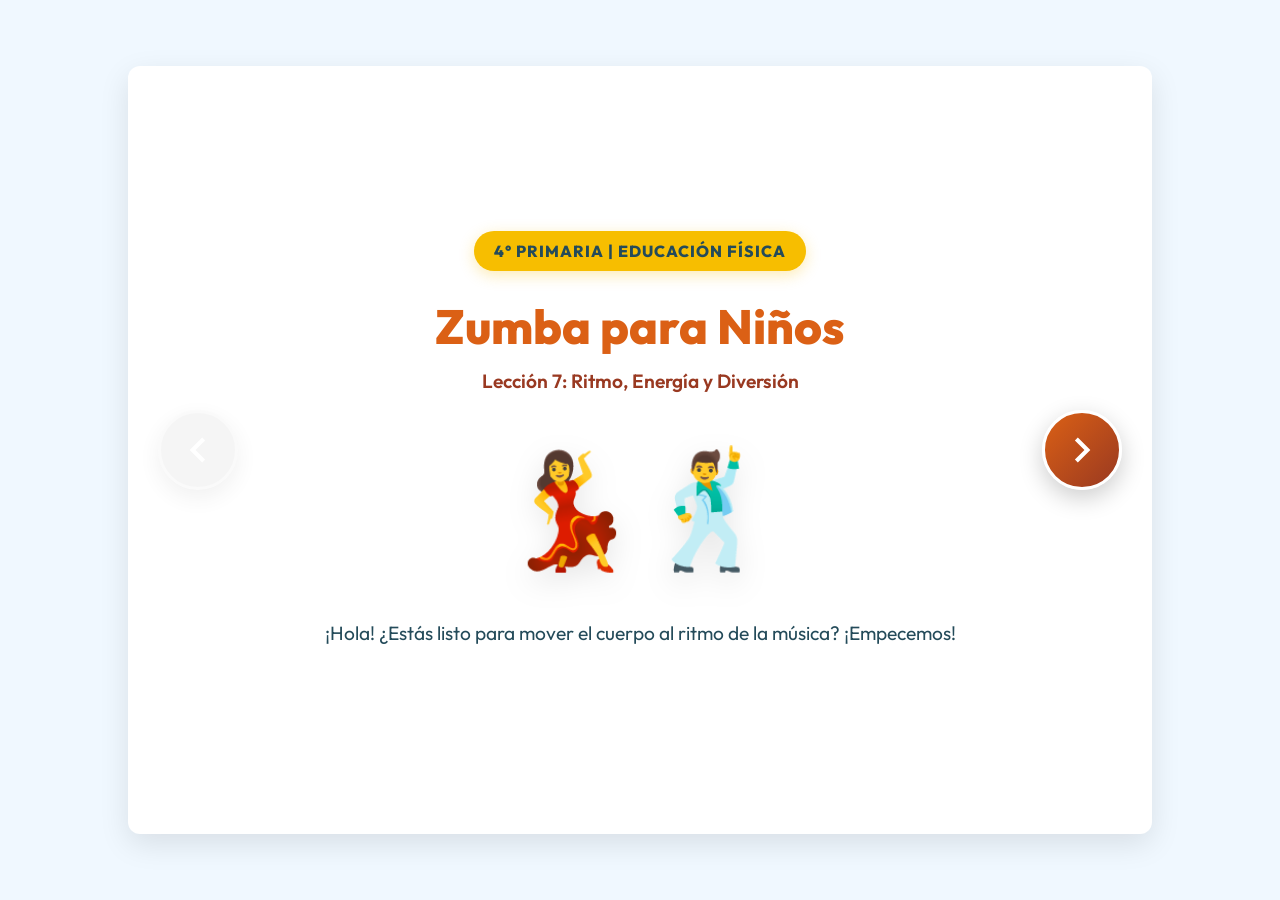
<file: Prim4/Educación Física/Leccion7/index.html>
<!DOCTYPE html>
<html lang="es">
<head>
    <meta charset="UTF-8">
    <meta name="viewport" content="width=device-width, initial-scale=1.0">
    <title>Zumba para Niños - Guía Didáctica</title>
    <link rel="stylesheet" href="styles.css">
    <link href="https://fonts.googleapis.com/css2?family=Outfit:wght@400;700&display=swap" rel="stylesheet">
</head>
<body>
    <div id="presentation-container">
        <!-- Navigation Arrows -->
        <button id="prev-btn" class="nav-arrow" aria-label="Anterior">
            <svg viewBox="0 0 24 24"><path d="M15.41 7.41L14 6l-6 6 6 6 1.41-1.41L10.83 12z"/></svg>
        </button>
        <button id="next-btn" class="nav-arrow" aria-label="Siguiente">
            <svg viewBox="0 0 24 24"><path d="M10 6L8.59 7.41 13.17 12l-4.58 4.59L10 18l6-6z"/></svg>
        </button>

        <div id="slides-wrapper">
            <!-- Slide 1: Portada -->
            <section class="slide active" id="slide-1">
                <div class="content">
                    <div class="badge">4° Primaria | Educación Física</div>
                    <h1>Zumba para Niños</h1>
                    <p class="subtitle">Lección 7: Ritmo, Energía y Diversión</p>
                    <div class="illustration-container">
                        <div class="zumba-icon">💃🕺</div>
                    </div>
                    <p class="welcome-msg">¡Hola! ¿Estás listo para mover el cuerpo al ritmo de la música? ¡Empecemos!</p>
                </div>
            </section>

            <!-- Slide 2: Objetivos -->
            <section class="slide" id="slide-2">
                <div class="content">
                    <h2>¿Qué aprenderemos hoy?</h2>
                    <ul class="goals-list">
                        <li><span>🎯</span> Practicar actividades físico-deportivas con alegría.</li>
                        <li><span>⚡</span> Reconocer nuestras posibilidades de movimiento y esfuerzo.</li>
                        <li><span>🕺</span> Seguir ritmos musicales coordinando pasos de baile.</li>
                    </ul>
                </div>
            </section>

            <!-- Slide 3: Activación -->
            <section class="slide" id="slide-3">
                <div class="content">
                    <h2>Antes de empezar...</h2>
                    <p>Reflexiona con estas preguntas:</p>
                    <div class="activation-grid">
                        <div class="question-card">
                            <p>¿Qué sientes cuando escuchas tu canción favorita?</p>
                            <div class="icons">🎵 💃 ✨</div>
                        </div>
                        <div class="question-card">
                            <p>¿Sabías que bailar es un gran ejercicio para el corazón?</p>
                            <div class="icons">❤️ 🏃‍♂️ 🔋</div>
                        </div>
                    </div>
                </div>
            </section>

            <!-- Slide 4: Palabras clave -->
            <section class="slide" id="slide-4">
                <div class="content">
                    <h2>Palabras clave</h2>
                    <div class="keywords-container">
                        <div class="keyword-item">
                            <div class="key-title">Ritmo</div>
                            <div class="key-desc">El orden de los sonidos que nos invita a movernos.</div>
                        </div>
                        <div class="keyword-item">
                            <div class="key-title">Coordinación</div>
                            <div class="key-desc">Mover diferentes partes del cuerpo con control.</div>
                        </div>
                        <div class="keyword-item">
                            <div class="key-title">Resistencia</div>
                            <div class="key-desc">Capacidad de movernos sin cansarnos rápido.</div>
                        </div>
                    </div>
                </div>
            </section>

            <!-- Slide 5: Contenido principal -->
            <section class="slide" id="slide-5">
                <div class="content">
                    <h2>¿Qué es la Zumba?</h2>
                    <div class="info-block">
                        <p>La Zumba es una mezcla de <strong>baile y ejercicio</strong> con ritmos modernos.</p>
                        <p>No necesitas ser un experto, el objetivo es:</p>
                        <ul class="check-list">
                            <li>✅ Expresar tus emociones.</li>
                            <li>✅ Mejorar tu salud física.</li>
                            <li>✅ ¡Divertirte al máximo!</li>
                        </ul>
                    </div>
                </div>
            </section>

            <!-- Slide 6: Exploración visual -->
            <section class="slide" id="slide-6">
                <div class="content">
                    <h2>Explora los beneficios</h2>
                    <p>Haz clic en cada botón para descubrirlo:</p>
                    <div class="explorer-grid">
                        <button class="explorer-btn" data-info="¡Tu corazón late con más fuerza y salud!">❤️ Corazón</button>
                        <button class="explorer-btn" data-info="Tus músculos se vuelven más fuertes y ágiles.">💪 Músculos</button>
                        <button class="explorer-btn" data-info="¡Al bailar liberas estrés y te sientes feliz!">😊 Ánimo</button>
                    </div>
                    <div id="explorer-display" class="feedback-box">Haz clic arriba para explorar.</div>
                </div>
            </section>

            <!-- Slide 7: Actividad de comprensión -->
            <section class="slide" id="slide-7">
                <div class="content">
                    <h2>¿Cuánto sabes?</h2>
                    <p>¿Cuál de estos es fundamental en la Zumba?</p>
                    <div class="options-grid" id="quiz-1">
                        <button class="option-btn" data-correct="false">Estar sentado</button>
                        <button class="option-btn" data-correct="true">Seguir el ritmo</button>
                        <button class="option-btn" data-correct="false">No moverse</button>
                    </div>
                    <div id="quiz-1-feedback" class="feedback-box hidden"></div>
                </div>
            </section>

            <!-- Slide 8: Juego educativo -->
            <section class="slide" id="slide-8">
                <div class="content">
                    <h2>Ordena los pasos</h2>
                    <p>¿Qué hacemos primero? Haz clic en orden (1, 2, 3):</p>
                    <div class="order-grid" id="game-order">
                        <button class="order-btn" data-step="2">Mover el cuerpo</button>
                        <button class="order-btn" data-step="1">Escuchar el ritmo</button>
                        <button class="order-btn" data-step="3">¡Sonreír y disfrutar!</button>
                    </div>
                    <div id="order-feedback" class="feedback-box hidden"></div>
                    <button id="reset-order" class="secondary-btn hidden">Intentar de nuevo</button>
                </div>
            </section>

            <!-- Slide 9: Aplicación práctica -->
            <section class="slide" id="slide-9">
                <div class="content">
                    <h2>Bailar en casa</h2>
                    <p>Si te sientes cansado de estudiar, ¿qué pasaría si bailas una canción?</p>
                    <div class="options-grid" id="practice-quiz">
                        <button class="option-btn" data-correct="true">Me sentiría con más energía</button>
                        <button class="option-btn" data-correct="false">Me daría mucho sueño</button>
                    </div>
                    <div id="practice-feedback" class="feedback-box hidden"></div>
                </div>
            </section>

            <!-- Slide 10: Repaso final -->
            <section class="slide" id="slide-10">
                <div class="content">
                    <h2>Repaso Final</h2>
                    <p>¿Es verdad que la Zumba ayuda a la coordinación?</p>
                    <div class="vf-grid">
                        <button class="vf-btn" data-ans="v">¡Sí, es verdad!</button>
                        <button class="vf-btn" data-ans="f">No, es mentira</button>
                    </div>
                    <div id="repaso-feedback" class="feedback-box hidden"></div>
                </div>
            </section>

            <!-- Slide 11: Metacognición -->
            <section class="slide" id="slide-11">
                <div class="content">
                    <h2>¿Qué aprendí hoy?</h2>
                    <div class="reflection-card">
                        <p>¿Cuál fue tu paso de baile favorito de imaginar?</p>
                        <p>¿Por qué es importante moverse todos los días?</p>
                    </div>
                    <div class="icons-large">🧠 ✨ 🏃‍♂️</div>
                </div>
            </section>

            <!-- Slide 12: Cierre -->
            <section class="slide" id="slide-12">
                <div class="content">
                    <div class="success-icon">🏆</div>
                    <h2>¡Felicidades!</h2>
                    <p>Has completado el libro digital de Zumba. ¡Sigue moviéndote!</p>
                    <div class="badge-final">Colegio Escolaris</div>
                    <button class="restart-btn" onclick="location.reload()">Empezar de nuevo</button>
                </div>
            </section>
        </div>
    </div>
    <script src="script.js"></script>
</body>
</html>
</file>
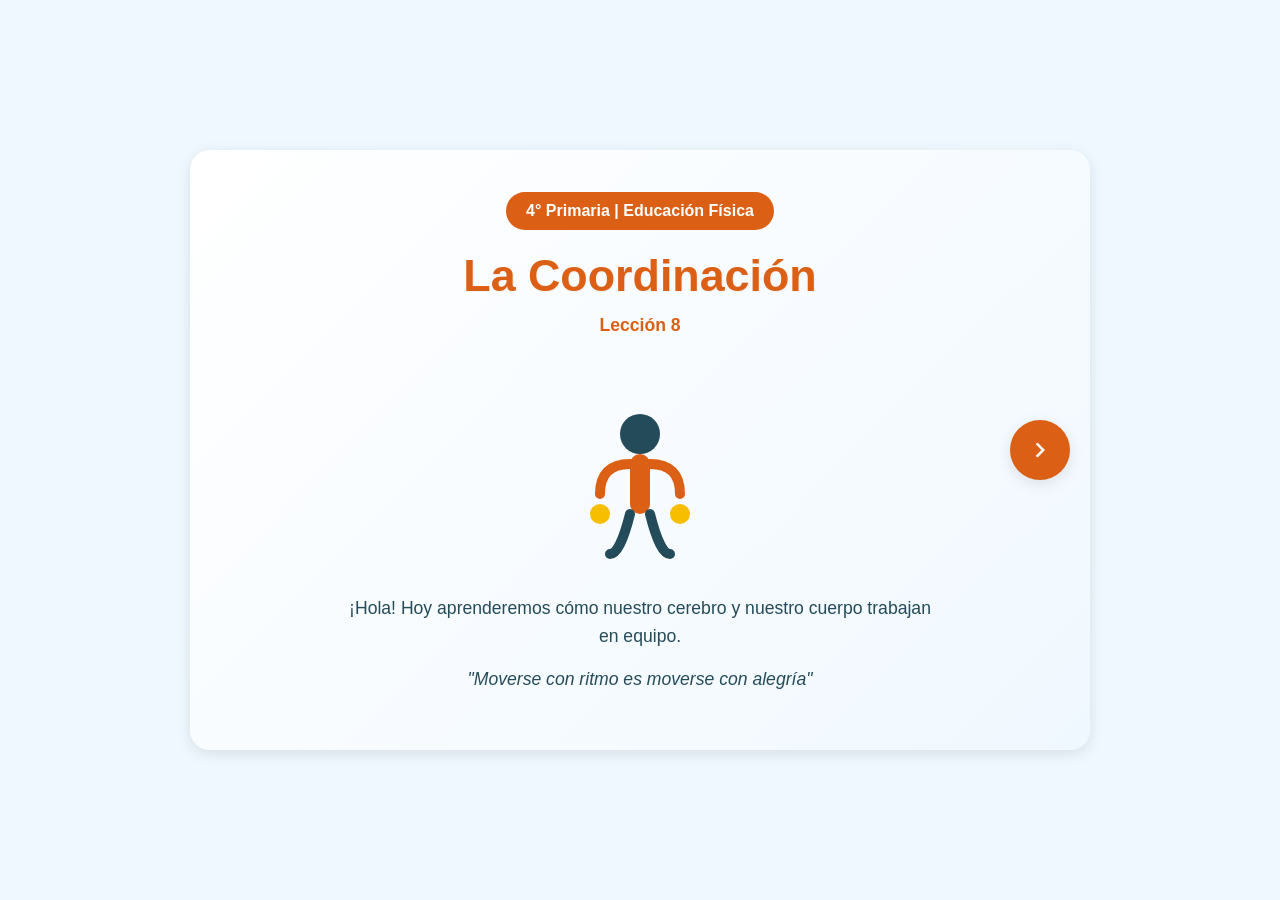
<file: Prim4/Educación Física/Leccion8/index.html>
<!DOCTYPE html>
<html lang="es">
<head>
    <meta charset="UTF-8">
    <meta name="viewport" content="width=device-width, initial-scale=1.0">
    <title>La Coordinación - Educación Física - Colegio Escolaris</title>
    <link rel="stylesheet" href="styles.css">
</head>
<body>

    <div id="presentation-container">
        <!-- Navigation -->
        <button class="nav-arrow left" id="prevBtn" onclick="prevSlide()" style="display: none;">
            <svg viewBox="0 0 24 24"><path d="M15.41 7.41L14 6l-6 6 6 6 1.41-1.41L10.83 12z"/></svg>
        </button>
        <button class="nav-arrow right" id="nextBtn" onclick="nextSlide()">
            <svg viewBox="0 0 24 24"><path d="M10 6L8.59 7.41 13.17 12l-4.58 4.59L10 18l6-6z"/></svg>
        </button>

        <!-- Slide 1: Portada -->
        <div class="slide active" id="slide-1">
            <div style="background: var(--primary-orange); color: white; padding: 10px 20px; border-radius: 20px; font-weight: bold; margin-bottom: 20px;">
                4° Primaria | Educación Física
            </div>
            <h1>La Coordinación</h1>
            <p style="font-weight: bold; color: var(--primary-orange);">Lección 8</p>
            <div class="illustration" style="width: 200px; height: 200px; margin: 20px 0;">
                <svg viewBox="0 0 100 100" width="200" height="200">
                    <circle cx="50" cy="30" r="10" fill="#244b5a"/>
                    <rect x="45" y="40" width="10" height="30" rx="5" fill="#db6015"/>
                    <path d="M45 45 Q30 45 30 60" stroke="#db6015" stroke-width="5" fill="none" stroke-linecap="round"/>
                    <path d="M55 45 Q70 45 70 60" stroke="#db6015" stroke-width="5" fill="none" stroke-linecap="round"/>
                    <path d="M45 70 Q40 90 35 90" stroke="#244b5a" stroke-width="5" fill="none" stroke-linecap="round"/>
                    <path d="M55 70 Q60 90 65 90" stroke="#244b5a" stroke-width="5" fill="none" stroke-linecap="round"/>
                    <circle cx="30" cy="70" r="5" fill="#f7be00"/>
                    <circle cx="70" cy="70" r="5" fill="#f7be00"/>
                </svg>
            </div>
            <p>¡Hola! Hoy aprenderemos cómo nuestro cerebro y nuestro cuerpo trabajan en equipo.</p>
            <p style="font-style: italic;">"Moverse con ritmo es moverse con alegría"</p>
        </div>

        <!-- Slide 2: Objetivos -->
        <div class="slide" id="slide-2">
            <h2>¿Qué aprenderemos hoy?</h2>
            <div class="card">
                <p>🎯 Entender qué es la coordinación y por qué es importante.</p>
            </div>
            <div class="card">
                <p>🎯 Practicar movimientos que usan nuestras manos y ojos al mismo tiempo.</p>
            </div>
            <div class="card">
                <p>🎯 Descubrir cómo mejorar nuestra puntería y equilibrio.</p>
            </div>
        </div>

        <!-- Slide 3: Activación -->
        <div class="slide" id="slide-3">
            <h2>Pensemos un momento...</h2>
            <p>¿Alguna vez has intentado saltar la cuerda y se te traban los pies?</p>
            <div style="display: flex; gap: 20px; margin-top: 20px;">
                <div class="card" style="text-align: center;">
                    <p>🤔</p>
                    <p>¿Por qué crees que pasa esto?</p>
                </div>
                <div class="card" style="text-align: center;">
                    <p>🏃‍♂️</p>
                    <p>¿Qué parte de tu cuerpo manda la orden?</p>
                </div>
            </div>
            <p style="margin-top: 20px; font-weight: bold; color: var(--primary-orange);">¡La respuesta es la Coordinación!</p>
        </div>

        <!-- Slide 4: Palabras Clave -->
        <div class="slide" id="slide-4">
            <h2>Palabras Mágicas</h2>
            <div class="content-grid">
                <div class="card">
                    <strong style="color: var(--primary-orange);">1. Coordinación:</strong>
                    <p>Es la capacidad de mover diferentes partes del cuerpo de forma suave y eficiente.</p>
                </div>
                <div class="card">
                    <strong style="color: var(--primary-yellow);">2. Habilidad:</strong>
                    <p>Es lo que logramos cuando practicamos mucho un movimiento hasta que sale perfecto.</p>
                </div>
            </div>
        </div>

        <!-- Slide 5: Contenido Principal (Oculo-manual) -->
        <div class="slide" id="slide-5">
            <h2>Coordinación Ojo-Mano</h2>
            <div class="content-grid">
                <div>
                    <p>Es cuando tus ojos guían a tus manos para realizar una tarea.</p>
                    <ul>
                        <li>Lanzar una pelota.</li>
                        <li>Atrapar un objeto.</li>
                        <li>Escribir o dibujar.</li>
                    </ul>
                </div>
                <div class="illustration">
                    <svg viewBox="0 0 100 100" width="150" height="150">
                        <circle cx="50" cy="30" r="15" fill="#f7be00" opacity="0.3"/>
                        <path d="M20 80 Q50 20 80 80" stroke="#db6015" stroke-width="2" fill="none" stroke-dasharray="4"/>
                        <circle cx="50" cy="35" r="8" fill="#db6015"/>
                        <path d="M10 90 L30 70" stroke="#244b5a" stroke-width="5" stroke-linecap="round"/>
                        <path d="M90 90 L70 70" stroke="#244b5a" stroke-width="5" stroke-linecap="round"/>
                    </svg>
                </div>
            </div>
        </div>

        <!-- Slide 6: Contenido Principal (Oculo-pedal) -->
        <div class="slide" id="slide-6">
            <h2>Coordinación Ojo-Pie</h2>
            <div class="content-grid">
                <div class="illustration">
                    <svg viewBox="0 0 100 100" width="150" height="150">
                        <path d="M30 90 L50 70 L70 90" fill="#244b5a" opacity="0.2"/>
                        <circle cx="70" cy="80" r="10" fill="#f7be00"/>
                        <path d="M30 80 L50 80" stroke="#db6015" stroke-width="8" stroke-linecap="round"/>
                    </svg>
                </div>
                <div>
                    <p>Es cuando tus ojos guían a tus pies.</p>
                    <p>Es muy importante en deportes como el fútbol o cuando saltamos obstáculos.</p>
                    <p>¡Requiere mucha atención y práctica!</p>
                </div>
            </div>
        </div>

        <!-- Slide 7: Exploración Visual -->
        <div class="slide" id="slide-7">
            <h2>¡Explora el Movimiento!</h2>
            <p>Haz clic en los círculos para descubrir qué necesitamos para coordinar bien.</p>
            <div style="position: relative; width: 300px; height: 300px; background: var(--bg-light-blue); border-radius: 50%; display: flex; justify-content: center; align-items: center;">
                <svg viewBox="0 0 100 100" width="100" height="100">
                    <circle cx="50" cy="50" r="40" fill="none" stroke="#244b5a" stroke-width="2" stroke-dasharray="5"/>
                    <circle cx="50" cy="50" r="10" fill="#db6015"/>
                </svg>
                <button class="btn" style="position: absolute; top: 10%; left: 50%; transform: translateX(-50%);" onclick="showExplore('Vista')">👁️ Vista</button>
                <button class="btn" style="position: absolute; bottom: 10%; left: 50%; transform: translateX(-50%);" onclick="showExplore('Cerebro')">🧠 Cerebro</button>
                <button class="btn" style="position: absolute; top: 50%; left: 10%; transform: translateY(-50%);" onclick="showExplore('Músculos')">💪 Músculos</button>
                <button class="btn" style="position: absolute; top: 50%; right: 10%; transform: translateY(-50%);" onclick="showExplore('Equilibrio')">⚖️ Equilibrio</button>
            </div>
            <div id="explore-feedback" class="card" style="margin-top: 20px; display: none; border-color: var(--primary-yellow);">
                <p id="explore-text"></p>
            </div>
        </div>

        <!-- Slide 8: Actividad de Comprensión -->
        <div class="slide" id="slide-8">
            <h2>¿Cuál es coordinación ojo-mano?</h2>
            <p>Selecciona la actividad que usa principalmente tus manos guiadas por tus ojos.</p>
            <div class="options-container" id="act1-options">
                <div class="option" onclick="checkAct1(this, false)">Patear un penal</div>
                <div class="option" onclick="checkAct1(this, true)">Enhebrar una aguja</div>
                <div class="option" onclick="checkAct1(this, false)">Correr 100 metros</div>
                <div class="option" onclick="checkAct1(this, false)">Saltar en un pie</div>
            </div>
            <div id="act1-feedback" class="feedback"></div>
            <button id="act1-retry" class="btn btn-secondary" style="display: none;" onclick="retryAct1()">Intentar de nuevo</button>
        </div>

        <!-- Slide 9: Juego Educativo -->
        <div class="slide" id="slide-9">
            <h2>Ordena los pasos</h2>
            <p>Para atrapar una pelota correctamente, ¿qué debemos hacer primero? Haz clic en orden.</p>
            <div id="order-game" style="display: flex; flex-direction: column; gap: 10px; width: 100%; max-width: 400px;">
                <button class="option" id="step-a" onclick="selectStep(this, 2)">Extender las manos</button>
                <button class="option" id="step-b" onclick="selectStep(this, 1)">Mirar la pelota</button>
                <button class="option" id="step-c" onclick="selectStep(this, 3)">Cerrar los dedos al contacto</button>
            </div>
            <div id="order-feedback" class="feedback"></div>
            <button id="order-retry" class="btn btn-secondary" style="display: none;" onclick="retryOrder()">Reiniciar orden</button>
        </div>

        <!-- Slide 10: Aplicación Práctica -->
        <div class="slide" id="slide-10">
            <h2>Situación en el recreo</h2>
            <p>Estás jugando "quemados" y viene una pelota hacia ti. ¿Qué tipo de coordinación necesitas para esquivarla o atraparla?</p>
            <div class="options-container">
                <div class="option" onclick="checkApp(this, true)">Coordinación General</div>
                <div class="option" onclick="checkApp(this, false)">Solo fuerza</div>
            </div>
            <div id="app-feedback" class="feedback"></div>
        </div>

        <!-- Slide 11: Repaso Final -->
        <div class="slide" id="slide-11">
            <h2>¡Repaso Rápido!</h2>
            <p id="quiz-q">1. ¿La coordinación se puede mejorar con práctica?</p>
            <div class="options-container" id="quiz-options">
                <button class="option" onclick="checkQuiz(true)">Sí, siempre</button>
                <button class="option" onclick="checkQuiz(false)">No, se nace así</button>
            </div>
            <div id="quiz-feedback" class="feedback"></div>
        </div>

        <!-- Slide 12: Metacognición -->
        <div class="slide" id="slide-12">
            <h2>Reflexiona sobre tu aprendizaje</h2>
            <div class="card">
                <p>¿Qué fue lo más fácil de coordinar hoy?</p>
            </div>
            <div class="card">
                <p>¿En qué deporte crees que eres más coordinado/a?</p>
            </div>
            <p style="font-size: 0.9rem; color: #666; margin-top: 20px;">Tómate un minuto para pensar en estas respuestas.</p>
        </div>

        <!-- Slide 13: Cierre -->
        <div class="slide" id="slide-13">
            <h1>¡Excelente Trabajo!</h1>
            <div class="illustration">
                <svg viewBox="0 0 100 100" width="150" height="150">
                    <circle cx="50" cy="50" r="45" fill="#f7be00"/>
                    <path d="M30 50 L45 65 L70 35" stroke="white" stroke-width="8" fill="none" stroke-linecap="round"/>
                </svg>
            </div>
            <h2>Has completado la Lección 8</h2>
            <p>Ahora tienes un cuerpo más inteligente y coordinado.</p>
            <div style="background: var(--primary-orange); color: white; padding: 15px; border-radius: 50%; width: 80px; height: 80px; display: flex; justify-content: center; align-items: center; font-weight: bold; font-size: 0.8rem; margin-top: 20px;">
                SELLO ESCOLARIS
            </div>
            <button class="btn" style="margin-top: 20px;" onclick="goToSlide(0)">Volver a empezar</button>
        </div>

    </div>

    <script src="script.js"></script>
</body>
</html>
</file>
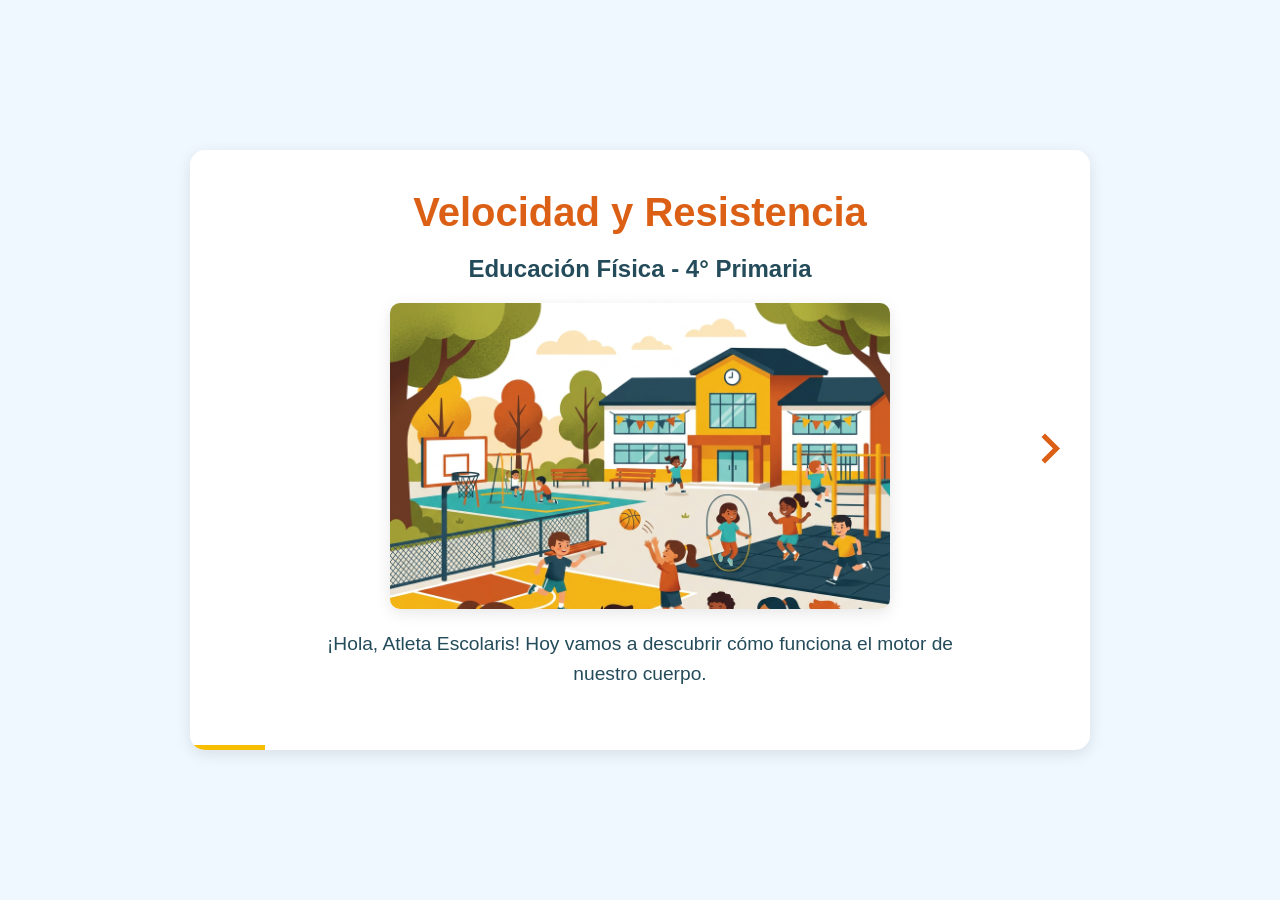
<file: Prim4/Educación Física/Lección 6/index.html>
<!DOCTYPE html>
<html lang="es">
<head>
    <meta charset="UTF-8">
    <meta name="viewport" content="width=device-width, initial-scale=1.0">
    <title>Lección 6: Velocidad y Resistencia - Colegio Escolaris</title>
    <style>
        :root {
            --orange: #db6015;
            --yellow: #f7be00;
            --dark-blue: #244b5a;
            --brick-red: #993921;
            --light-blue: #f0f8ff;
            --white: #ffffff;
            --shadow: 0 4px 15px rgba(0,0,0,0.1);
        }

        * {
            box-sizing: border-box;
            margin: 0;
            padding: 0;
            -webkit-tap-highlight-color: transparent;
        }

        body {
            font-family: 'Segoe UI', Tahoma, Geneva, Verdana, sans-serif;
            background-color: var(--light-blue);
            color: var(--dark-blue);
            height: 100vh;
            display: flex;
            justify-content: center;
            align-items: center;
            overflow: hidden;
        }

        #presentation-container {
            width: 100%;
            max-width: 900px;
            height: 600px;
            background: var(--white);
            position: relative;
            box-shadow: var(--shadow);
            border-radius: 15px;
            overflow: hidden;
        }

        .slide {
            position: absolute;
            top: 0;
            left: 0;
            width: 100%;
            height: 100%;
            display: none;
            padding: 40px;
            flex-direction: column;
            justify-content: center;
            align-items: center;
            text-align: center;
            opacity: 0;
            transition: opacity 0.5s ease;
        }

        .slide.active {
            display: flex;
            opacity: 1;
        }

        h1 { color: var(--orange); font-size: 2.5rem; margin-bottom: 20px; font-weight: bold; }
        h2 { color: var(--dark-blue); margin-bottom: 20px; }
        p { font-size: 1.2rem; line-height: 1.6; margin-bottom: 20px; max-width: 80%; }

        .btn-nav {
            position: absolute;
            top: 50%;
            transform: translateY(-50%);
            background: none;
            border: none;
            cursor: pointer;
            z-index: 100;
            transition: transform 0.2s;
        }

        .btn-nav:active { transform: translateY(-50%) scale(0.9); }
        .btn-prev { left: 10px; }
        .btn-next { right: 10px; }

        .arrow-icon {
            fill: var(--orange);
            width: 60px;
            height: 60px;
        }

        .img-container {
            width: 100%;
            max-width: 500px;
            margin-bottom: 20px;
            border-radius: 10px;
            overflow: hidden;
            box-shadow: var(--shadow);
        }

        .img-container img { width: 100%; height: auto; display: block; }

        .activity-card {
            background: var(--light-blue);
            padding: 20px;
            border-radius: 15px;
            width: 100%;
            max-width: 600px;
        }

        .options-container {
            display: grid;
            grid-template-columns: 1fr 1fr;
            gap: 15px;
            margin-top: 20px;
            width: 100%;
        }

        .option-btn {
            background: var(--white);
            border: 2px solid var(--yellow);
            padding: 15px;
            border-radius: 10px;
            cursor: pointer;
            font-size: 1.1rem;
            transition: all 0.2s;
        }

        .option-btn:hover { background: var(--yellow); color: var(--white); }
        .option-btn.correct { background: #4caf50; color: white; border-color: #4caf50; }
        .option-btn.incorrect { background: #f44336; color: white; border-color: #f44336; }

        .feedback {
            margin-top: 20px;
            font-weight: bold;
            min-height: 50px;
            padding: 10px;
            border-radius: 5px;
        }

        .retry-btn {
            background: var(--dark-blue);
            color: white;
            padding: 10px 20px;
            border: none;
            border-radius: 5px;
            margin-top: 10px;
            cursor: pointer;
            display: none;
        }

        /* Exploration hotspots */
        .hotspot-container {
            position: relative;
            width: 100%;
            max-width: 700px;
        }

        .hotspot {
            position: absolute;
            background: var(--orange);
            color: white;
            width: 30px;
            height: 30px;
            border-radius: 50%;
            display: flex;
            justify-content: center;
            align-items: center;
            cursor: pointer;
            animation: pulse 2s infinite;
        }

        @keyframes pulse {
            0% { transform: scale(1); box-shadow: 0 0 0 0 rgba(219, 96, 21, 0.7); }
            70% { transform: scale(1.1); box-shadow: 0 0 0 10px rgba(219, 96, 21, 0); }
            100% { transform: scale(1); box-shadow: 0 0 0 0 rgba(219, 96, 21, 0); }
        }

        .hotspot-info {
            background: var(--white);
            padding: 15px;
            border-radius: 10px;
            box-shadow: var(--shadow);
            margin-top: 10px;
            display: none;
        }

        .step-btn {
            background: var(--white);
            border: 2px dashed var(--orange);
            padding: 15px;
            margin: 5px;
            border-radius: 50%;
            width: 60px;
            height: 60px;
            cursor: pointer;
            font-weight: bold;
        }

        .step-btn.done { background: var(--orange); color: white; border-style: solid; }

        /* Progress indicator */
        .progress-bar {
            position: absolute;
            bottom: 0;
            left: 0;
            height: 5px;
            background: var(--yellow);
            width: 0%;
            transition: width 0.3s;
        }

        @media (max-width: 600px) {
            #presentation-container { height: 100vh; border-radius: 0; }
            h1 { font-size: 1.8rem; }
            p { font-size: 1rem; }
            .options-container { grid-template-columns: 1fr; }
        }
    </style>
</head>
<body>

<div id="presentation-container">
    <div class="progress-bar" id="progress"></div>

    <button class="btn-nav btn-prev" onclick="prevSlide()" id="prevBtn">
        <svg class="arrow-icon" viewBox="0 0 24 24"><path d="M15.41 16.59L10.83 12l4.58-4.59L14 6l-6 6 6 6 1.41-1.41z"/></svg>
    </button>
    <button class="btn-nav btn-next" onclick="nextSlide()" id="nextBtn">
        <svg class="arrow-icon" viewBox="0 0 24 24"><path d="M8.59 16.59L13.17 12 8.59 7.41 10 6l6 6-6 6-1.41-1.41z"/></svg>
    </button>

    <!-- Slide 1: Portada -->
    <div class="slide active" id="slide-1">
        <h1>Velocidad y Resistencia</h1>
        <h2>Educación Física - 4° Primaria</h2>
        <div class="img-container">
            <img src="assets/cover.png" alt="Niños haciendo deporte">
        </div>
        <p>¡Hola, Atleta Escolaris! Hoy vamos a descubrir cómo funciona el motor de nuestro cuerpo.</p>
    </div>

    <!-- Slide 2: Objetivos -->
    <div class="slide" id="slide-2">
        <h1>Nuestros Objetivos</h1>
        <div class="activity-card" style="text-align: left;">
            <p>🎯 Aprender la diferencia entre velocidad y resistencia.</p>
            <p>🎯 Identificar actividades que nos hacen más rápidos o fuertes.</p>
            <p>🎯 Practicar con alegría respetando nuestro cuerpo.</p>
        </div>
    </div>

    <!-- Slide 3: Activación -->
    <div class="slide" id="slide-3">
        <h1>¿Sabías que...?</h1>
        <p style="font-size: 1.5rem; color: var(--brick-red);">¿Alguna vez has sentido que tu corazón late muy fuerte después de correr?</p>
        <div class="img-container" style="max-width: 300px;">
            <img src="assets/concepts.png" alt="Conceptos">
        </div>
        <p>¡Eso es tu cuerpo trabajando al máximo! Hoy entenderemos por qué sucede.</p>
    </div>

    <!-- Slide 4: Palabras Clave -->
    <div class="slide" id="slide-4">
        <h1>Palabras Clave</h1>
        <div class="options-container" style="grid-template-columns: 1fr 1fr;">
            <div class="activity-card">
                <h3 style="color: var(--orange)">⚡ Velocidad</h3>
                <p style="font-size: 1rem;">Es hacer un movimiento en el menor tiempo posible. ¡Como un rayo!</p>
            </div>
            <div class="activity-card">
                <h3 style="color: var(--dark-blue)">🏃‍♂️ Resistencia</h3>
                <p style="font-size: 1rem;">Es mantener un esfuerzo físico durante mucho tiempo. ¡Como un motor sin fin!</p>
            </div>
        </div>
    </div>

    <!-- Slide 5: Contenido Principal -->
    <div class="slide" id="slide-5">
        <h1>¿Cómo entrenamos?</h1>
        <p>Para ser <b>Veloces</b>, hacemos carreras cortas y juegos de reacción.</p>
        <p>Para tener <b>Resistencia</b>, caminamos, nadamos o jugamos durante más tiempo sin parar.</p>
        <div class="img-container" style="max-width: 400px;">
            <img src="assets/circuit.png" alt="Circuito de ejercicios">
        </div>
    </div>

    <!-- Slide 6: Exploración Visual -->
    <div class="slide" id="slide-6">
        <h1>Explora el Circuito</h1>
        <p>Haz clic en los puntos para ver qué entrenamos en cada estación.</p>
        <div class="hotspot-container">
            <img src="assets/circuit.png" alt="Circuito" style="width: 100%; border-radius: 10px;">
            <div class="hotspot" style="top: 20%; left: 30%;" onclick="showInfo('¡Aquí entrenamos la VELOCIDAD! Carreras cortas de cono a cono.')">1</div>
            <div class="hotspot" style="top: 60%; left: 70%;" onclick="showInfo('¡Aquí entrenamos la RESISTENCIA! Un trote constante alrededor del patio.')">2</div>
        </div>
        <div id="hotspot-text" class="hotspot-info"></div>
    </div>

    <!-- Slide 7: Actividad de Comprensión -->
    <div class="slide" id="slide-7">
        <h1>¡Pon a prueba tu mente!</h1>
        <p>¿Cuál de estas actividades requiere más <b>RESISTENCIA</b>?</p>
        <div class="options-container">
            <button class="option-btn" onclick="checkAnswer(this, false, '¡Cerca! Pero esto es velocidad porque dura poco tiempo.')">A) Carrera de 10 metros</button>
            <button class="option-btn" onclick="checkAnswer(this, true, '¡Exacto! Aguantar mucho tiempo caminando es resistencia.')">B) Caminata larga en el bosque</button>
            <button class="option-btn" onclick="checkAnswer(this, false, 'El salto es potencia y velocidad, no resistencia.')">C) Un salto muy alto</button>
        </div>
        <div id="feedback-7" class="feedback"></div>
        <button class="retry-btn" id="retry-7" onclick="resetActivity(7)">Intentar de nuevo</button>
    </div>

    <!-- Slide 8: Juego Educativo -->
    <div class="slide" id="slide-8">
        <h1>Pasos del Calentamiento</h1>
        <p>Haz clic en el orden correcto para preparar tu cuerpo:</p>
        <div style="display: flex; justify-content: center;">
            <button class="step-btn" id="step-1" onclick="checkStep(1, '¡Bien! Primero movemos las articulaciones.')">1</button>
            <button class="step-btn" id="step-2" onclick="checkStep(2, '¡Genial! Luego un trote suave para entrar en calor.')">2</button>
            <button class="step-btn" id="step-3" onclick="checkStep(3, '¡Listo! Terminamos con estiramientos ligeros.')">3</button>
        </div>
        <div id="feedback-8" class="feedback"></div>
        <button class="retry-btn" id="retry-8" onclick="resetSteps()">Reiniciar Pasos</button>
    </div>

    <!-- Slide 9: Aplicación Práctica -->
    <div class="slide" id="slide-9">
        <h1>Situación Real</h1>
        <p>Estás jugando a "las traes" y quieres atrapar a alguien que está lejos. ¿Qué necesitas usar para llegar rápido?</p>
        <div class="options-container">
            <button class="option-btn" onclick="checkAnswer(this, true, '¡Sí! Necesitas una explosión de velocidad para atraparlo.')">Velocidad</button>
            <button class="option-btn" onclick="checkAnswer(this, false, 'La resistencia te ayuda a seguir jugando, pero para atraparlo ahora mismo necesitas ser rápido.')">Resistencia</button>
        </div>
        <div id="feedback-9" class="feedback"></div>
        <button class="retry-btn" id="retry-9" onclick="resetActivity(9)">Intentar de nuevo</button>
    </div>

    <!-- Slide 10: Repaso Final -->
    <div class="slide" id="slide-10">
        <h1>Repaso Flash ⚡</h1>
        <p>Verdadero o Falso: ¿La resistencia nos ayuda a correr 100 metros en 10 segundos?</p>
        <div class="options-container">
            <button class="option-btn" onclick="checkAnswer(this, false, '¡Falso! Eso es velocidad pura.')">Verdadero</button>
            <button class="option-btn" onclick="checkAnswer(this, true, '¡Correcto! Eso es una prueba de velocidad.')">Falso</button>
        </div>
        <div id="feedback-10" class="feedback"></div>
        <button class="retry-btn" id="retry-10" onclick="resetActivity(10)">Intentar de nuevo</button>
    </div>

    <!-- Slide 11: Metacognición -->
    <div class="slide" id="slide-11">
        <h1>Para Reflexionar</h1>
        <p>¿Qué parte de la clase te pareció más divertida?</p>
        <div class="activity-card">
            <p>🤔 ¿Cómo se siente mi cuerpo cuando soy rápido?</p>
            <p>🤔 ¿Cómo me siento cuando aguanto mucho tiempo?</p>
        </div>
        <p>¡Tus respuestas te ayudan a conocerte mejor!</p>
    </div>

    <!-- Slide 12: Cierre -->
    <div class="slide" id="slide-12">
        <h1>¡Excelente trabajo, Atleta!</h1>
        <div class="img-container" style="max-width: 250px; box-shadow: none;">
            <img src="assets/success.png" alt="Medalla de éxito">
        </div>
        <p style="font-size: 1.5rem; color: var(--orange);">Has completado la Lección 6.</p>
        <p>¡Sigue moviéndote con energía!</p>
    </div>
</div>

<script>
    let currentSlide = 1;
    const totalSlides = 12;
    let nextStep = 1;

    function updateSlide() {
        document.querySelectorAll('.slide').forEach(s => s.classList.remove('active'));
        document.getElementById(`slide-${currentSlide}`).classList.add('active');
        
        // Update nav buttons
        document.getElementById('prevBtn').style.visibility = currentSlide === 1 ? 'hidden' : 'visible';
        document.getElementById('nextBtn').style.visibility = currentSlide === totalSlides ? 'hidden' : 'visible';
        
        // Update progress
        document.getElementById('progress').style.width = `${(currentSlide / totalSlides) * 100}%`;

        // Clean up hotspot info if moving away
        document.getElementById('hotspot-text').style.display = 'none';
    }

    function nextSlide() {
        if (currentSlide < totalSlides) {
            currentSlide++;
            updateSlide();
        }
    }

    function prevSlide() {
        if (currentSlide > 1) {
            currentSlide--;
            updateSlide();
        }
    }

    function showInfo(text) {
        const info = document.getElementById('hotspot-text');
        info.innerText = text;
        info.style.display = 'block';
    }

    function checkAnswer(btn, isCorrect, feedbackText) {
        const slideId = btn.closest('.slide').id.split('-')[1];
        const feedback = document.getElementById(`feedback-${slideId}`);
        const retry = document.getElementById(`retry-${slideId}`);
        const options = btn.parentElement.querySelectorAll('.option-btn');

        options.forEach(o => o.disabled = true);

        if (isCorrect) {
            btn.classList.add('correct');
            feedback.innerText = feedbackText;
            feedback.style.color = '#4caf50';
        } else {
            btn.classList.add('incorrect');
            feedback.innerText = feedbackText;
            feedback.style.color = '#f44336';
            retry.style.display = 'inline-block';
        }
    }

    function resetActivity(slideId) {
        const slide = document.getElementById(`slide-${slideId}`);
        const options = slide.querySelectorAll('.option-btn');
        const feedback = document.getElementById(`feedback-${slideId}`);
        const retry = document.getElementById(`retry-${slideId}`);

        options.forEach(o => {
            o.disabled = false;
            o.classList.remove('correct', 'incorrect');
        });
        feedback.innerText = '';
        retry.style.display = 'none';
    }

    function checkStep(stepNum, feedbackText) {
        const feedback = document.getElementById('feedback-8');
        const retry = document.getElementById('retry-8');

        if (stepNum === nextStep) {
            document.getElementById(`step-${stepNum}`).classList.add('done');
            feedback.innerText = feedbackText;
            feedback.style.color = '#4caf50';
            nextStep++;
            if (nextStep > 3) {
                feedback.innerText = '¡Perfecto! Ya estás listo para el ejercicio.';
            }
        } else {
            feedback.innerText = '¡Ups! Ese no es el paso siguiente. Intenta de nuevo.';
            feedback.style.color = '#f44336';
            retry.style.display = 'inline-block';
        }
    }

    function resetSteps() {
        nextStep = 1;
        document.querySelectorAll('.step-btn').forEach(b => b.classList.remove('done'));
        document.getElementById('feedback-8').innerText = '';
        document.getElementById('retry-8').style.display = 'none';
    }

    // Initialize
    updateSlide();
</script>

</body>
</html>
</file>
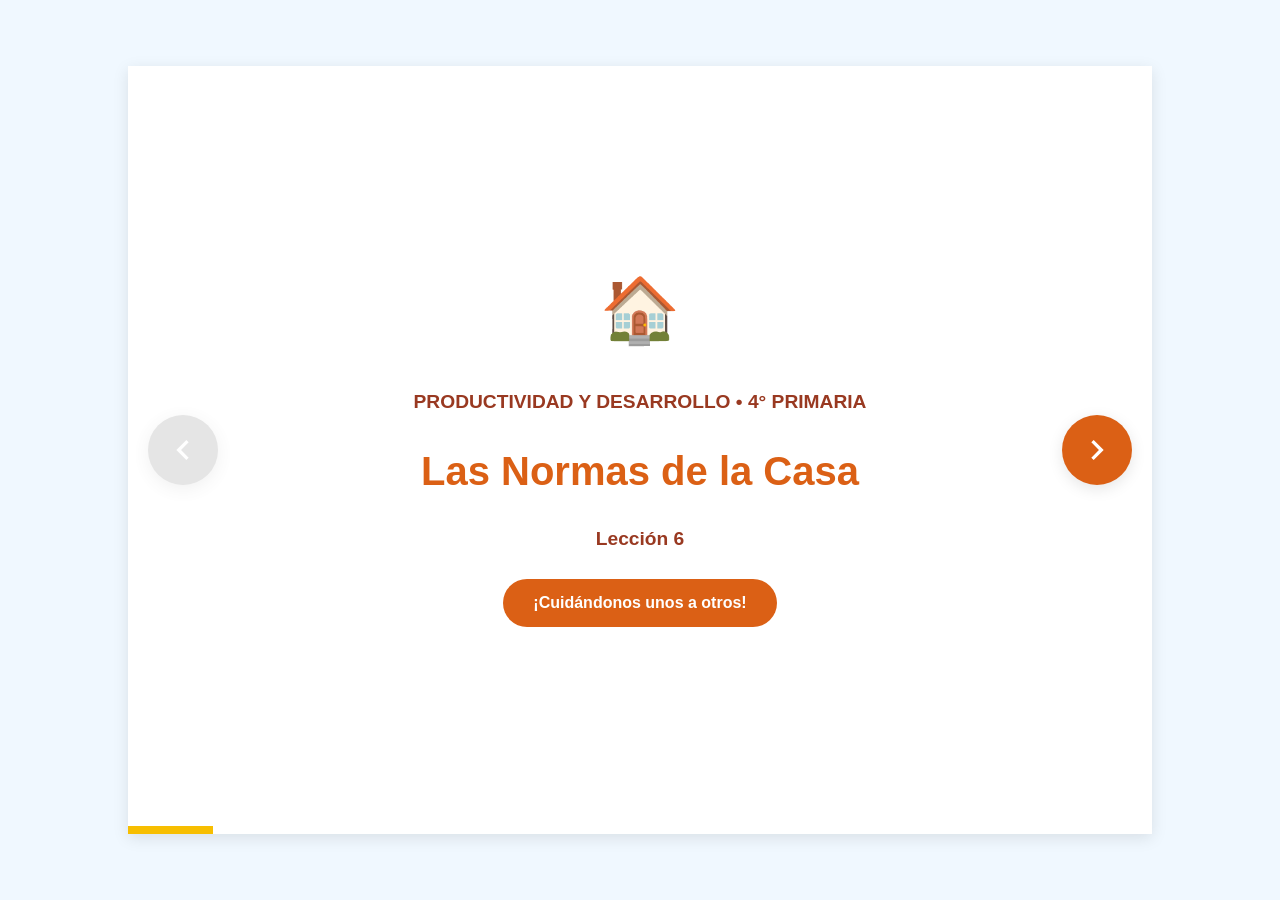
<file: Prim4/Productividad/leccion6/index.html>
<!DOCTYPE html>
<html lang="es">
<head>
    <meta charset="UTF-8">
    <meta name="viewport" content="width=device-width, initial-scale=1.0">
    <title>Lección 6: Las Normas de la Casa - Colegio Escolaris</title>
    <style>
        :root {
            --orange: #db6015;
            --yellow: #f7be00;
            --dark-blue: #244b5a;
            --brick-red: #993921;
            --light-blue: #f0f8ff;
            --white: #ffffff;
            --shadow: 0 4px 15px rgba(0,0,0,0.1);
            --transition: all 0.4s cubic-bezier(0.4, 0, 0.2, 1);
        }

        * {
            box-sizing: border-box;
            -webkit-tap-highlight-color: transparent;
        }

        body, html {
            margin: 0;
            padding: 0;
            width: 100%;
            height: 100%;
            font-family: 'Segoe UI', Tahoma, Geneva, Verdana, sans-serif;
            background-color: var(--light-blue);
            color: var(--dark-blue);
            overflow: hidden;
            display: flex;
            justify-content: center;
            align-items: center;
        }

        #app-container {
            width: 100%;
            max-width: 1024px;
            height: 100%;
            max-height: 768px;
            background: var(--white);
            position: relative;
            box-shadow: var(--shadow);
            display: flex;
            flex-direction: column;
            overflow: hidden;
        }

        .slide {
            position: absolute;
            top: 0;
            left: 0;
            width: 100%;
            height: 100%;
            padding: 40px;
            display: flex;
            flex-direction: column;
            align-items: center;
            justify-content: center;
            opacity: 0;
            visibility: hidden;
            transform: translateX(50px);
            transition: var(--transition);
            text-align: center;
        }

        .slide.active {
            opacity: 1;
            visibility: visible;
            transform: translateX(0);
        }

        .slide.previous {
            transform: translateX(-50px);
        }

        /* Typography */
        h1 { color: var(--orange); font-size: 2.5rem; margin-bottom: 10px; font-weight: bold; }
        h2 { color: var(--dark-blue); font-size: 1.8rem; margin-bottom: 20px; }
        p { font-size: 1.2rem; line-height: 1.6; max-width: 800px; }
        .subtitle { color: var(--brick-red); font-weight: bold; margin-bottom: 5px; }

        /* Navigation Arrows */
        .nav-arrow {
            position: absolute;
            top: 50%;
            transform: translateY(-50%);
            width: 70px;
            height: 70px;
            background: var(--orange);
            color: white;
            border: none;
            border-radius: 50%;
            cursor: pointer;
            display: flex;
            align-items: center;
            justify-content: center;
            z-index: 100;
            box-shadow: var(--shadow);
            transition: var(--transition);
        }

        .nav-arrow:hover {
            background: var(--brick-red);
            transform: translateY(-50%) scale(1.1);
        }

        .nav-arrow:disabled {
            background: #ccc;
            cursor: not-allowed;
            opacity: 0.5;
        }

        .arrow-left { left: 20px; }
        .arrow-right { right: 20px; }

        .nav-arrow svg {
            width: 40px;
            height: 40px;
            fill: currentColor;
        }

        /* Components */
        .card {
            background: var(--light-blue);
            border-radius: 20px;
            padding: 25px;
            margin: 15px;
            width: 100%;
            max-width: 600px;
            border-left: 8px solid var(--orange);
            text-align: left;
        }

        .btn-grid {
            display: grid;
            grid-template-columns: repeat(auto-fit, minmax(200px, 1fr));
            gap: 15px;
            width: 100%;
            max-width: 800px;
            margin-top: 20px;
        }

        .interactive-btn {
            background: var(--white);
            border: 3px solid var(--dark-blue);
            padding: 15px 20px;
            border-radius: 15px;
            font-size: 1.1rem;
            font-weight: bold;
            cursor: pointer;
            transition: var(--transition);
            color: var(--dark-blue);
            outline: none;
        }

        .interactive-btn:hover {
            background: var(--yellow);
            border-color: var(--orange);
            transform: translateY(-3px);
        }

        .interactive-btn.correct { background: #4caf50 !important; color: white !important; border-color: #388e3c !important; }
        .interactive-btn.incorrect { background: #f44336 !important; color: white !important; border-color: #d32f2f !important; }

        /* Feedback Modal */
        #feedback {
            position: absolute;
            bottom: 40px;
            left: 50%;
            transform: translateX(-50%) translateY(100px);
            width: 80%;
            max-width: 500px;
            padding: 20px;
            border-radius: 15px;
            text-align: center;
            font-weight: bold;
            z-index: 200;
            transition: var(--transition);
            opacity: 0;
            pointer-events: none;
        }

        #feedback.show {
            transform: translateX(-50%) translateY(0);
            opacity: 1;
        }

        .feedback-success { background: #dff0d8; color: #3c763d; border: 2px solid #3c763d; }
        .feedback-error { background: #f2dede; color: #a94442; border: 2px solid #a94442; }

        /* Specific Visual Elements */
        .icon-box {
            font-size: 4rem;
            margin-bottom: 20px;
        }

        .house-map {
            display: grid;
            grid-template-columns: 1fr 1fr;
            gap: 20px;
            width: 100%;
            max-width: 700px;
        }

        .room {
            height: 150px;
            background: var(--white);
            border: 4px dashed var(--orange);
            border-radius: 15px;
            display: flex;
            flex-direction: column;
            align-items: center;
            justify-content: center;
            cursor: pointer;
            transition: var(--transition);
        }

        .room:hover { background: var(--light-blue); transform: scale(1.05); }

        .progress-bar {
            position: absolute;
            bottom: 0;
            left: 0;
            height: 8px;
            background: var(--yellow);
            transition: width 0.5s ease;
        }

        /* Animations */
        @keyframes bounce {
            0%, 100% { transform: translateY(0); }
            50% { transform: translateY(-10px); }
        }

        .animate-bounce { animation: bounce 2s infinite; }

        /* Mobile Adjustments */
        @media (max-width: 600px) {
            .slide { padding: 20px; }
            h1 { font-size: 1.8rem; }
            h2 { font-size: 1.4rem; }
            p { font-size: 1rem; }
            .nav-arrow { width: 50px; height: 50px; }
            .nav-arrow svg { width: 25px; height: 25px; }
            .room { height: 100px; }
            .btn-grid { grid-template-columns: 1fr; }
        }
    </style>
</head>
<body>

<div id="app-container">
    <!-- Slide 1: Portada -->
    <div class="slide active" id="slide-1">
        <div class="icon-box animate-bounce">🏠</div>
        <p class="subtitle">PRODUCTIVIDAD Y DESARROLLO • 4° PRIMARIA</p>
        <h1>Las Normas de la Casa</h1>
        <p class="subtitle">Lección 6</p>
        <div style="background: var(--orange); color: white; padding: 15px 30px; border-radius: 50px; margin-top: 20px; font-weight: bold;">
            ¡Cuidándonos unos a otros!
        </div>
    </div>

    <!-- Slide 2: Objetivos -->
    <div class="slide" id="slide-2">
        <h2>🎯 Objetivos de Aprendizaje</h2>
        <div class="card">
            <p>✅ <strong>Entender</strong> que las normas son herramientas positivas para cuidarnos.</p>
            <p>✅ <strong>Identificar</strong> cómo el respeto mutuo crea un hogar feliz.</p>
            <p>✅ <strong>Practicar</strong> acciones que ayuden a la convivencia familiar.</p>
        </div>
    </div>

    <!-- Slide 3: Activación -->
    <div class="slide" id="slide-3">
        <h2>🤔 Piensa un momento...</h2>
        <p>¿Qué pasaría en un partido de fútbol si no hubiera reglas?</p>
        <div class="btn-grid">
            <button class="interactive-btn" onclick="showQuickFeedback('¡Exacto! Sería un caos total.', true)">⚽ Sería un lío</button>
            <button class="interactive-btn" onclick="showQuickFeedback('¡Correcto! Nadie sabría qué hacer.', true)">⚽ Nadie ganaría</button>
        </div>
        <p style="margin-top:20px; font-style: italic;">¡En casa es igual! Las normas nos ayudan a jugar limpio y estar seguros.</p>
    </div>

    <!-- Slide 4: Palabras Clave -->
    <div class="slide" id="slide-4">
        <h2>📚 Palabras Mágicas</h2>
        <div style="display: flex; gap: 10px; flex-wrap: wrap; justify-content: center;">
            <div class="card" style="max-width: 250px; border-color: var(--yellow);">
                <center style="font-size: 2rem;">🤝</center>
                <strong>Respeto:</strong> Tratar a los demás como queremos ser tratados.
            </div>
            <div class="card" style="max-width: 250px; border-color: var(--brick-red);">
                <center style="font-size: 2rem;">🏡</center>
                <strong>Convivencia:</strong> Vivir en armonía con nuestra familia.
            </div>
            <div class="card" style="max-width: 250px; border-color: var(--dark-blue);">
                <center style="font-size: 2rem;">⭐</center>
                <strong>Norma:</strong> Un acuerdo para ayudarnos a estar bien.
            </div>
        </div>
    </div>

    <!-- Slide 5: Contenido 1 -->
    <div class="slide" id="slide-5">
        <h2>🧹 Normas de Orden</h2>
        <p>Cuando cada cosa está en su lugar, ¡la casa respira! El orden nos ayuda a no perder tiempo buscando cosas.</p>
        <div class="card">
            <p>• Juguetes en su caja al terminar.</p>
            <p>• Cama tendida al despertar.</p>
            <p>• Ropa sucia en el cesto.</p>
        </div>
    </div>

    <!-- Slide 6: Contenido 2 -->
    <div class="slide" id="slide-6">
        <h2>🗣️ Normas de Trato</h2>
        <p>Las palabras son llaves que abren puertas. Las normas de trato nos ayudan a sentirnos amados y respetados.</p>
        <div class="card" style="border-color: var(--brick-red);">
            <p>• Decir "Por favor" y "Gracias".</p>
            <p>• Escuchar sin interrumpir.</p>
            <p>• Usar un tono de voz amable.</p>
        </div>
    </div>

    <!-- Slide 7: Contenido 3 -->
    <div class="slide" id="slide-7">
        <h2>⏰ Normas de Tiempo</h2>
        <p>El tiempo es un regalo. Las normas nos ayudan a repartirlo para estudiar, jugar y descansar.</p>
        <div class="card" style="border-color: var(--dark-blue);">
            <p>• Horario para tareas escolares.</p>
            <p>• Tiempo límite para pantallas (tablet/TV).</p>
            <p>• Hora de dormir para recuperar energías.</p>
        </div>
    </div>

    <!-- Slide 8: Exploración Visual -->
    <div class="slide" id="slide-8">
        <h2>🔍 Haz clic para explorar las normas</h2>
        <div class="house-map">
            <div class="room" onclick="showQuickFeedback('¡En la cocina ayudamos a poner la mesa!', true)">
                <span>🍽️</span>
                <strong>Comedor</strong>
            </div>
            <div class="room" onclick="showQuickFeedback('¡En el cuarto guardamos la ropa!', true)">
                <span>🛏️</span>
                <strong>Cuarto</strong>
            </div>
            <div class="room" onclick="showQuickFeedback('¡En la sala compartimos con alegría!', true)">
                <span>🛋️</span>
                <strong>Sala</strong>
            </div>
            <div class="room" onclick="showQuickFeedback('¡Cuidamos el agua al bañarnos!', true)">
                <span>🚿</span>
                <strong>Baño</strong>
            </div>
        </div>
    </div>

    <!-- Slide 9: Actividad de Comprensión -->
    <div class="slide" id="slide-9">
        <h2>🎯 ¡Pon a prueba tu Respeto!</h2>
        <p>Tu hermano está haciendo tarea. ¿Qué norma aplicarías?</p>
        <div class="btn-grid">
            <button class="interactive-btn" onclick="checkActivity(this, false, '¡Ups! Eso le impedirá concentrarse. ¡Inténtalo de nuevo!')">Poner música fuerte</button>
            <button class="interactive-btn" onclick="checkActivity(this, true, '¡Excelente! Respetar el espacio de estudio es una gran norma.')">Jugar en silencio en otro lado</button>
            <button class="interactive-btn" onclick="checkActivity(this, false, '¡Oh no! Necesita silencio. ¡Busca la mejor opción!')">Llamarlo para jugar ahora</button>
        </div>
    </div>

    <!-- Slide 10: Juego Verdadero/Falso -->
    <div class="slide" id="slide-10">
        <h2>🎮 ¿Verdadero o Falso?</h2>
        <div class="card" style="border-color: var(--yellow);">
            <p style="text-align:center; font-size: 1.5rem;">"Las normas de casa son castigos para que no nos divirtamos."</p>
        </div>
        <div class="btn-grid">
            <button class="interactive-btn" onclick="checkActivity(this, false, '¡No es así! Las normas son para cuidarnos, no para castigarnos. Reintenta.')">✅ Verdadero</button>
            <button class="interactive-btn" onclick="checkActivity(this, true, '¡Correcto! Las normas son actos de amor para que todos estemos bien.')">❌ Falso</button>
        </div>
    </div>

    <!-- Slide 11: Metacognición -->
    <div class="slide" id="slide-11">
        <h2>💭 Reflexiona</h2>
        <p>¿Cuál de estas normas es la que más te gusta cumplir en tu casa?</p>
        <div class="btn-grid">
            <button class="interactive-btn" onclick="showQuickFeedback('¡Genial! El orden trae paz.', true)">Limpiar mi cuarto</button>
            <button class="interactive-btn" onclick="showQuickFeedback('¡Qué lindo! La gratitud es clave.', true)">Dar las gracias</button>
            <button class="interactive-btn" onclick="showQuickFeedback('¡Importante! Así todos descansan.', true)">Dormir a tiempo</button>
        </div>
        <p style="margin-top: 20px;"><strong>¿Qué aprendiste hoy sobre las normas?</strong></p>
    </div>

    <!-- Slide 12: Cierre -->
    <div class="slide" id="slide-12">
        <div class="icon-box">🏆</div>
        <h1>¡Felicidades!</h1>
        <p>Has completado la lección sobre las normas de la casa.</p>
        <p>Recuerda que cada norma que cumples es una forma de decir <strong>"te quiero"</strong> a tu familia.</p>
        <div style="margin-top: 20px;">
             <button class="interactive-btn" style="background: var(--orange); color: white;" onclick="resetApp()">Reiniciar Guía</button>
        </div>
    </div>

    <!-- Navigation -->
    <button class="nav-arrow arrow-left" id="prevBtn" onclick="changeSlide(-1)">
        <svg viewBox="0 0 24 24"><path d="M15.41 7.41L14 6l-6 6 6 6 1.41-1.41L10.83 12z"/></svg>
    </button>
    <button class="nav-arrow arrow-right" id="nextBtn" onclick="changeSlide(1)">
        <svg viewBox="0 0 24 24"><path d="M10 6L8.59 7.41 13.17 12l-4.58 4.59L10 18l6-6z"/></svg>
    </button>

    <div id="feedback"></div>
    <div class="progress-bar" id="progress"></div>
</div>

<script>
    let currentSlide = 1;
    const totalSlides = 12;

    function updateNav() {
        document.getElementById('prevBtn').disabled = currentSlide === 1;
        document.getElementById('nextBtn').disabled = currentSlide === totalSlides;
        
        const progress = (currentSlide / totalSlides) * 100;
        document.getElementById('progress').style.width = progress + '%';
    }

    function changeSlide(direction) {
        const oldSlide = document.getElementById(`slide-${currentSlide}`);
        const nextIdx = currentSlide + direction;
        
        if (nextIdx < 1 || nextIdx > totalSlides) return;

        currentSlide = nextIdx;
        const newSlide = document.getElementById(`slide-${currentSlide}`);

        document.querySelectorAll('.slide').forEach(s => {
            s.classList.remove('active', 'previous');
        });

        oldSlide.classList.add(direction > 0 ? 'previous' : '');
        newSlide.classList.add('active');
        
        hideFeedback();
        updateNav();
    }

    function showQuickFeedback(message, isSuccess) {
        const fb = document.getElementById('feedback');
        fb.textContent = message;
        fb.className = isSuccess ? 'feedback-success show' : 'feedback-error show';
        
        if (isSuccess) {
            setTimeout(() => {
                hideFeedback();
            }, 3000);
        }
    }

    function hideFeedback() {
        document.getElementById('feedback').classList.remove('show');
    }

    function checkActivity(btn, isCorrect, message) {
        const siblings = btn.parentElement.querySelectorAll('.interactive-btn');
        siblings.forEach(s => s.classList.remove('correct', 'incorrect'));

        if (isCorrect) {
            btn.classList.add('correct');
            showQuickFeedback(message, true);
        } else {
            btn.classList.add('incorrect');
            showQuickFeedback(message, false);
        }
    }

    function resetApp() {
        currentSlide = 1;
        document.querySelectorAll('.slide').forEach(s => {
            s.classList.remove('active', 'previous');
        });
        document.getElementById('slide-1').classList.add('active');
        
        document.querySelectorAll('.interactive-btn').forEach(b => {
            b.classList.remove('correct', 'incorrect');
        });
        
        updateNav();
    }

    updateNav();
</script>

</body>
</html>
</file>
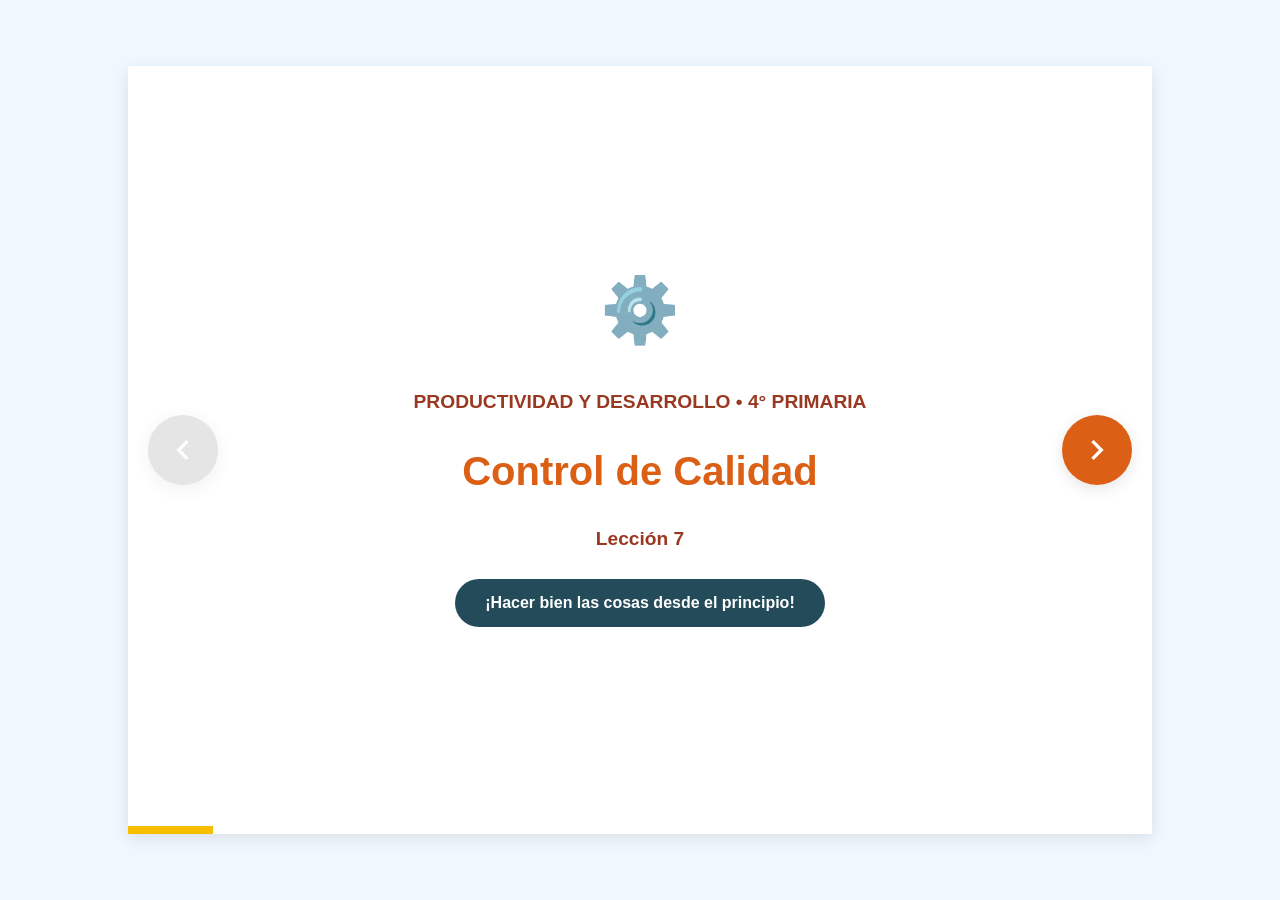
<file: Prim4/Productividad/leccion7/index.html>
<!DOCTYPE html>
<html lang="es">
<head>
    <meta charset="UTF-8">
    <meta name="viewport" content="width=device-width, initial-scale=1.0">
    <title>Lección 7: Control de Calidad - Colegio Escolaris</title>
    <style>
        :root {
            --orange: #db6015;
            --yellow: #f7be00;
            --dark-blue: #244b5a;
            --brick-red: #993921;
            --light-blue: #f0f8ff;
            --white: #ffffff;
            --shadow: 0 4px 15px rgba(0,0,0,0.1);
            --transition: all 0.4s cubic-bezier(0.4, 0, 0.2, 1);
        }

        * { box-sizing: border-box; -webkit-tap-highlight-color: transparent; }

        body, html {
            margin: 0; padding: 0; width: 100%; height: 100%;
            font-family: 'Segoe UI', Tahoma, Geneva, Verdana, sans-serif;
            background-color: var(--light-blue); color: var(--dark-blue);
            overflow: hidden; display: flex; justify-content: center; align-items: center;
        }

        #app-container {
            width: 100%; max-width: 1024px; height: 100%; max-height: 768px;
            background: var(--white); position: relative; box-shadow: var(--shadow);
            display: flex; flex-direction: column; overflow: hidden;
        }

        .slide {
            position: absolute; top: 0; left: 0; width: 100%; height: 100%;
            padding: 40px; display: flex; flex-direction: column; align-items: center;
            justify-content: center; opacity: 0; visibility: hidden;
            transform: translateX(50px); transition: var(--transition); text-align: center;
        }

        .slide.active { opacity: 1; visibility: visible; transform: translateX(0); }
        .slide.previous { transform: translateX(-50px); }

        h1 { color: var(--orange); font-size: 2.5rem; margin-bottom: 10px; font-weight: bold; }
        h2 { color: var(--dark-blue); font-size: 1.8rem; margin-bottom: 20px; }
        p { font-size: 1.2rem; line-height: 1.6; max-width: 800px; }
        .subtitle { color: var(--brick-red); font-weight: bold; margin-bottom: 5px; }

        .nav-arrow {
            position: absolute; top: 50%; transform: translateY(-50%);
            width: 70px; height: 70px; background: var(--orange);
            color: white; border: none; border-radius: 50%; cursor: pointer;
            display: flex; align-items: center; justify-content: center; z-index: 100;
            box-shadow: var(--shadow); transition: var(--transition);
        }
        .nav-arrow:hover { background: var(--brick-red); transform: translateY(-50%) scale(1.1); }
        .nav-arrow:disabled { background: #ccc; cursor: not-allowed; opacity: 0.5; }
        .arrow-left { left: 20px; }
        .arrow-right { right: 20px; }
        .nav-arrow svg { width: 40px; height: 40px; fill: currentColor; }

        .card {
            background: var(--light-blue); border-radius: 20px; padding: 25px;
            margin: 15px; width: 100%; max-width: 650px;
            border-left: 8px solid var(--orange); text-align: left;
        }

        .btn-grid {
            display: grid; grid-template-columns: repeat(auto-fit, minmax(200px, 1fr));
            gap: 15px; width: 100%; max-width: 800px; margin-top: 20px;
        }

        .interactive-btn {
            background: var(--white); border: 3px solid var(--dark-blue);
            padding: 15px 20px; border-radius: 15px; font-size: 1.1rem;
            font-weight: bold; cursor: pointer; transition: var(--transition);
            color: var(--dark-blue); outline: none;
        }
        .interactive-btn:hover { background: var(--yellow); border-color: var(--orange); transform: translateY(-3px); }
        .interactive-btn.correct { background: #4caf50 !important; color: white !important; border-color: #388e3c !important; }
        .interactive-btn.incorrect { background: #f44336 !important; color: white !important; border-color: #d32f2f !important; }

        #feedback {
            position: absolute; bottom: 40px; left: 50%; transform: translateX(-50%) translateY(100px);
            width: 80%; max-width: 500px; padding: 20px; border-radius: 15px;
            text-align: center; font-weight: bold; z-index: 200; transition: var(--transition);
            opacity: 0; pointer-events: none;
        }
        #feedback.show { transform: translateX(-50%) translateY(0); opacity: 1; }
        .feedback-success { background: #dff0d8; color: #3c763d; border: 2px solid #3c763d; }
        .feedback-error { background: #f2dede; color: #a94442; border: 2px solid #a94442; }

        .progress-bar {
            position: absolute; bottom: 0; left: 0; height: 8px;
            background: var(--yellow); transition: width 0.5s ease;
        }

        /* Factory Exploration Styles */
        .factory-map {
            display: flex; gap: 20px; justify-content: center; flex-wrap: wrap;
        }
        .step-circle {
            width: 120px; height: 120px; border-radius: 50%;
            background: var(--white); border: 4px solid var(--dark-blue);
            display: flex; flex-direction: column; align-items: center;
            justify-content: center; cursor: pointer; transition: var(--transition);
        }
        .step-circle:hover { border-color: var(--orange); transform: scale(1.1); background: var(--light-blue); }
        .step-number { font-size: 1.5rem; font-weight: bold; color: var(--orange); }

        @media (max-width: 600px) {
            .slide { padding: 20px; }
            h1 { font-size: 1.8rem; }
            h2 { font-size: 1.4rem; }
            .nav-arrow { width: 50px; height: 50px; }
            .btn-grid { grid-template-columns: 1fr; }
        }
    </style>
</head>
<body>

<div id="app-container">
    <!-- Diapositiva 1: Portada -->
    <div class="slide active" id="slide-1">
        <div style="font-size: 4rem; margin-bottom: 20px;">⚙️</div>
        <p class="subtitle">PRODUCTIVIDAD Y DESARROLLO • 4° PRIMARIA</p>
        <h1>Control de Calidad</h1>
        <p class="subtitle">Lección 7</p>
        <div style="background: var(--dark-blue); color: white; padding: 15px 30px; border-radius: 50px; margin-top: 20px; font-weight: bold;">
            ¡Hacer bien las cosas desde el principio!
        </div>
    </div>

    <!-- Diapositiva 2: Objetivos -->
    <div class="slide" id="slide-2">
        <h2>🎯 Objetivos de la Lección</h2>
        <div class="card">
            <p>✅ <strong>Comprender</strong> la importancia de seguir normas para lograr buenos resultados.</p>
            <p>✅ <strong>Aprender</strong> que revisar nuestro trabajo es parte del éxito.</p>
            <p>✅ <strong>Identificar</strong> parámetros para saber si algo tiene calidad.</p>
        </div>
    </div>

    <!-- Diapositiva 3: Activación -->
    <div class="slide" id="slide-3">
        <h2>🧐 ¿Cuál elegirías tú?</h2>
        <p>Imagina que compras un juguete nuevo. ¿Cuál te gustaría recibir?</p>
        <div class="btn-grid">
            <button class="interactive-btn" onclick="showQuickFeedback('¡Exacto! La calidad nos da seguridad y alegría.', true)">🧸 Un juguete resistente y bien pintado</button>
            <button class="interactive-btn" onclick="showQuickFeedback('¡Oh no! Eso sería decepcionante. ¡Busca la mejor opción!', false)">🏚️ Un juguete con piezas sueltas y rayado</button>
        </div>
    </div>

    <!-- Diapositiva 4: Palabras Clave -->
    <div class="slide" id="slide-4">
        <h2>📚 Conceptos Clave</h2>
        <div style="display: flex; gap: 15px; flex-wrap: wrap; justify-content: center;">
            <div class="card" style="max-width: 250px; border-color: var(--yellow);">
                <center style="font-size: 2rem;">✨</center>
                <strong>Calidad:</strong> Cuando un producto cumple con lo que promete y está bien hecho.
            </div>
            <div class="card" style="max-width: 250px; border-color: var(--brick-red);">
                <center style="font-size: 2rem;">📏</center>
                <strong>Parámetro:</strong> Una regla o medida para revisar si algo está correcto.
            </div>
            <div class="card" style="max-width: 250px; border-color: var(--dark-blue);">
                <center style="font-size: 2rem;">🛡️</center>
                <strong>Normas:</strong> Pasos obligatorios para asegurar un buen resultado.
            </div>
        </div>
    </div>

    <!-- Diapositiva 5: Contenido Principal 1 -->
    <div class="slide" id="slide-5">
        <h2>🤔 ¿Qué es el Control de Calidad?</h2>
        <p>Es como ser un **detective**. Revisamos nuestro trabajo en cada paso para asegurarnos de que no hay errores.</p>
        <div class="card">
            <p>• <strong>Antes:</strong> Preparar materiales limpios.</p>
            <p>• <strong>Durante:</strong> Seguir las instrucciones con cuidado.</p>
            <p>• <strong>Después:</strong> Revisar el resultado final antes de entregarlo.</p>
        </div>
    </div>

    <!-- Diapositiva 6: Contenido Principal 2 -->
    <div class="slide" id="slide-6">
        <h2>🚀 ¿Por qué es importante?</h2>
        <p>Hacer las cosas bien nos ayuda a:</p>
        <div class="card" style="border-color: var(--brick-red);">
            <p>1. <strong>Ahorrar tiempo:</strong> No tenemos que repetir el trabajo.</p>
            <p>2. <strong>Cuidar recursos:</strong> No desperdiciamos materiales.</p>
            <p>3. <strong>Ganar confianza:</strong> Los demás saben que pueden contar con nosotros.</p>
        </div>
    </div>

    <!-- Diapositiva 7: Contenido Principal 3 -->
    <div class="slide" id="slide-7">
        <h2>🛠️ Los Parámetros</h2>
        <p>Para medir la calidad, usamos "preguntas de chequeo". Por ejemplo, al hacer una tarea:</p>
        <div class="card" style="border-color: var(--dark-blue);">
            <p>❓ ¿Tiene buena letra y limpieza?</p>
            <p>❓ ¿Seguí todas las instrucciones del profesor?</p>
            <p>❓ ¿Revisé la ortografía?</p>
        </div>
    </div>

    <!-- Diapositiva 8: Exploración Visual -->
    <div class="slide" id="slide-8">
        <h2>🔍 Explora la "Línea de Producción"</h2>
        <p>Haz clic en cada estación para ver cómo se asegura la calidad.</p>
        <div class="factory-map">
            <div class="step-circle" onclick="showQuickFeedback('ESTACIÓN 1: Revisamos que los materiales sean los correctos.', true)">
                <span class="step-number">1</span>
                <span>📦 Insumos</span>
            </div>
            <div class="step-circle" onclick="showQuickFeedback('ESTACIÓN 2: Seguimos la receta o pasos sin saltarnos nada.', true)">
                <span class="step-number">2</span>
                <span>⚡ Proceso</span>
            </div>
            <div class="step-circle" onclick="showQuickFeedback('ESTACIÓN 3: Una última revisión antes de que salga al cliente.', true)">
                <span class="step-number">3</span>
                <span>🏁 Final</span>
            </div>
        </div>
    </div>

    <!-- Diapositiva 9: Actividad de Comprensión -->
    <div class="slide" id="slide-9">
        <h2>🎯 Identifica la Calidad</h2>
        <p>¿Cuál de estas acciones demuestra un buen control de calidad?</p>
        <div class="btn-grid">
            <button class="interactive-btn" onclick="checkActivity(this, false, '¡No! Hacerlo rápido suele causar errores. ¡Reintenta!')">Terminar lo más rápido posible</button>
            <button class="interactive-btn" onclick="checkActivity(this, true, '¡Excelente! Revisar ayuda a encontrar pequeños errores antes de que sea tarde.')">Revisar el trabajo 2 veces antes de entregar</button>
            <button class="interactive-btn" onclick="checkActivity(this, false, '¡Cuidado! Si no revisas, podrías entregar algo incompleto. ¡Busca otra opción!')">Entregar sin mirar el resultado final</button>
        </div>
    </div>

    <!-- Diapositiva 10: Juego Educativo -->
    <div class="slide" id="slide-10">
        <h2>🎮 El Orden de la Calidad</h2>
        <p>Para hacer un pastel con calidad, ¿qué paso va primero?</p>
        <div class="btn-grid">
            <button class="interactive-btn" onclick="checkActivity(this, true, '¡Correcto! Primero debemos asegurar que los ingredientes estén frescos y listos.')">Paso A: Revisar que los ingredientes estén bien</button>
            <button class="interactive-btn" onclick="checkActivity(this, false, '¡Aún no! No puedes decorar si no has preparado la mezcla. ¡Intenta de nuevo!')">Paso B: Decorar el pastel con chispas</button>
        </div>
    </div>

    <!-- Diapositiva 11: Metacognición -->
    <div class="slide" id="slide-11">
        <h2>💭 ¿Qué aprendí hoy?</h2>
        <p>¿Cómo puedes aplicar el control de calidad en tu vida diaria?</p>
        <div class="btn-grid">
            <button class="interactive-btn" onclick="showQuickFeedback('¡Súper! Tu cuarto se verá increíble.', true)">Al ordenar mis juguetes</button>
            <button class="interactive-btn" onclick="showQuickFeedback('¡Fantástico! Tus notas mejorarán mucho.', true)">Al hacer mis tareas</button>
            <button class="interactive-btn" onclick="showQuickFeedback('¡Muy bien! Cuidar tu ropa es parte de la calidad.', true)">Al doblar mi ropa</button>
        </div>
    </div>

    <!-- Diapositiva 12: Cierre -->
    <div class="slide" id="slide-12">
        <div style="font-size: 5rem;">🏅</div>
        <h1>¡Maestro de la Calidad!</h1>
        <p>Has aprendido que hacer bien las cosas nos hace mejores personas y profesionales.</p>
        <p style="color: var(--orange); font-weight: bold;">¡Sigue aplicando la excelencia en todo lo que hagas!</p>
        <div style="margin-top: 20px;">
             <button class="interactive-btn" style="background: var(--orange); color: white;" onclick="resetApp()">Reiniciar Lección</button>
        </div>
    </div>

    <!-- Navegación -->
    <button class="nav-arrow arrow-left" id="prevBtn" onclick="changeSlide(-1)">
        <svg viewBox="0 0 24 24"><path d="M15.41 7.41L14 6l-6 6 6 6 1.41-1.41L10.83 12z"/></svg>
    </button>
    <button class="nav-arrow arrow-right" id="nextBtn" onclick="changeSlide(1)">
        <svg viewBox="0 0 24 24"><path d="M10 6L8.59 7.41 13.17 12l-4.58 4.59L10 18l6-6z"/></svg>
    </button>

    <div id="feedback"></div>
    <div class="progress-bar" id="progress"></div>
</div>

<script>
    let currentSlide = 1;
    const totalSlides = 12;

    function updateNav() {
        document.getElementById('prevBtn').disabled = currentSlide === 1;
        document.getElementById('nextBtn').disabled = currentSlide === totalSlides;
        const progress = (currentSlide / totalSlides) * 100;
        document.getElementById('progress').style.width = progress + '%';
    }

    function changeSlide(direction) {
        const oldSlide = document.getElementById(`slide-${currentSlide}`);
        const nextIdx = currentSlide + direction;
        if (nextIdx < 1 || nextIdx > totalSlides) return;

        currentSlide = nextIdx;
        const newSlide = document.getElementById(`slide-${currentSlide}`);

        document.querySelectorAll('.slide').forEach(s => s.classList.remove('active', 'previous'));
        oldSlide.classList.add(direction > 0 ? 'previous' : '');
        newSlide.classList.add('active');
        hideFeedback();
        updateNav();
    }

    function showQuickFeedback(message, isSuccess) {
        const fb = document.getElementById('feedback');
        fb.textContent = message;
        fb.className = isSuccess ? 'feedback-success show' : 'feedback-error show';
        if (isSuccess) setTimeout(() => hideFeedback(), 3000);
    }

    function hideFeedback() {
        document.getElementById('feedback').classList.remove('show');
    }

    function checkActivity(btn, isCorrect, message) {
        const siblings = btn.parentElement.querySelectorAll('.interactive-btn');
        siblings.forEach(s => s.classList.remove('correct', 'incorrect'));
        if (isCorrect) {
            btn.classList.add('correct');
            showQuickFeedback(message, true);
        } else {
            btn.classList.add('incorrect');
            showQuickFeedback(message, false);
        }
    }

    function resetApp() {
        currentSlide = 1;
        document.querySelectorAll('.slide').forEach(s => s.classList.remove('active', 'previous'));
        document.getElementById('slide-1').classList.add('active');
        document.querySelectorAll('.interactive-btn').forEach(b => b.classList.remove('correct', 'incorrect'));
        updateNav();
    }

    updateNav();
</script>

</body>
</html>
</file>
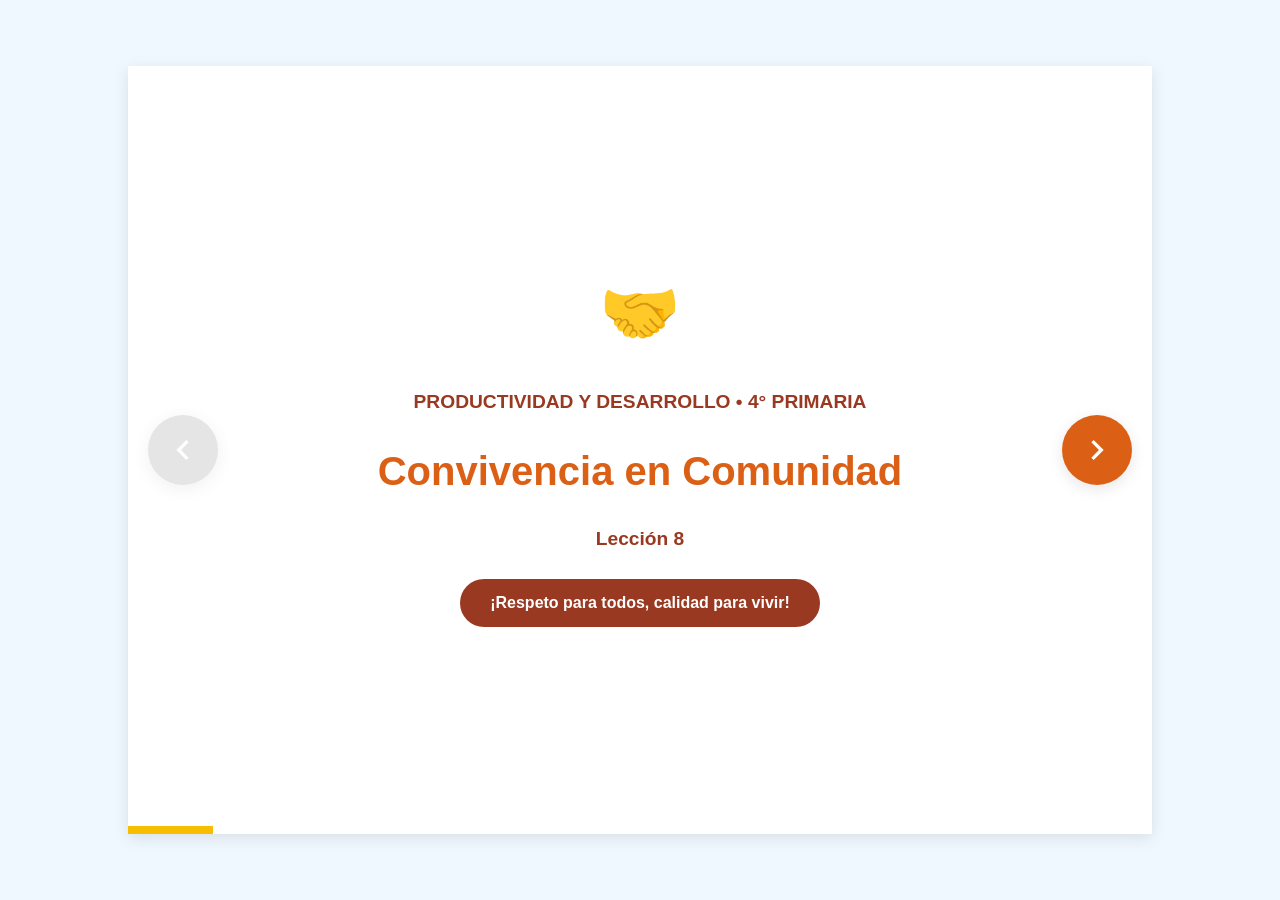
<file: Prim4/Productividad/leccion8/index.html>
<!DOCTYPE html>
<html lang="es">
<head>
    <meta charset="UTF-8">
    <meta name="viewport" content="width=device-width, initial-scale=1.0">
    <title>Lección 8: Convivencia en Comunidad - Colegio Escolaris</title>
    <style>
        :root {
            --orange: #db6015;
            --yellow: #f7be00;
            --dark-blue: #244b5a;
            --brick-red: #993921;
            --light-blue: #f0f8ff;
            --white: #ffffff;
            --shadow: 0 4px 15px rgba(0,0,0,0.1);
            --transition: all 0.4s cubic-bezier(0.4, 0, 0.2, 1);
        }

        * { box-sizing: border-box; -webkit-tap-highlight-color: transparent; }

        body, html {
            margin: 0; padding: 0; width: 100%; height: 100%;
            font-family: 'Segoe UI', Tahoma, Geneva, Verdana, sans-serif;
            background-color: var(--light-blue); color: var(--dark-blue);
            overflow: hidden; display: flex; justify-content: center; align-items: center;
        }

        #app-container {
            width: 100%; max-width: 1024px; height: 100%; max-height: 768px;
            background: var(--white); position: relative; box-shadow: var(--shadow);
            display: flex; flex-direction: column; overflow: hidden;
        }

        .slide {
            position: absolute; top: 0; left: 0; width: 100%; height: 100%;
            padding: 40px; display: flex; flex-direction: column; align-items: center;
            justify-content: center; opacity: 0; visibility: hidden;
            transform: translateX(50px); transition: var(--transition); text-align: center;
        }

        .slide.active { opacity: 1; visibility: visible; transform: translateX(0); }
        .slide.previous { transform: translateX(-50px); }

        h1 { color: var(--orange); font-size: 2.5rem; margin-bottom: 10px; font-weight: bold; }
        h2 { color: var(--dark-blue); font-size: 1.8rem; margin-bottom: 20px; }
        p { font-size: 1.2rem; line-height: 1.6; max-width: 800px; }
        .subtitle { color: var(--brick-red); font-weight: bold; margin-bottom: 5px; }

        .nav-arrow {
            position: absolute; top: 50%; transform: translateY(-50%);
            width: 70px; height: 70px; background: var(--orange);
            color: white; border: none; border-radius: 50%; cursor: pointer;
            display: flex; align-items: center; justify-content: center; z-index: 100;
            box-shadow: var(--shadow); transition: var(--transition);
        }
        .nav-arrow:hover { background: var(--brick-red); transform: translateY(-50%) scale(1.1); }
        .nav-arrow:disabled { background: #ccc; cursor: not-allowed; opacity: 0.5; }
        .arrow-left { left: 20px; }
        .arrow-right { right: 20px; }
        .nav-arrow svg { width: 40px; height: 40px; fill: currentColor; }

        .card {
            background: var(--light-blue); border-radius: 20px; padding: 25px;
            margin: 15px; width: 100%; max-width: 650px;
            border-left: 8px solid var(--orange); text-align: left;
        }

        .btn-grid {
            display: grid; grid-template-columns: repeat(auto-fit, minmax(200px, 1fr));
            gap: 15px; width: 100%; max-width: 800px; margin-top: 20px;
        }

        .interactive-btn {
            background: var(--white); border: 3px solid var(--dark-blue);
            padding: 15px 20px; border-radius: 15px; font-size: 1.1rem;
            font-weight: bold; cursor: pointer; transition: var(--transition);
            color: var(--dark-blue); outline: none;
        }
        .interactive-btn:hover { background: var(--yellow); border-color: var(--orange); transform: translateY(-3px); }
        .interactive-btn.correct { background: #4caf50 !important; color: white !important; border-color: #388e3c !important; }
        .interactive-btn.incorrect { background: #f44336 !important; color: white !important; border-color: #d32f2f !important; }

        #feedback {
            position: absolute; bottom: 40px; left: 50%; transform: translateX(-50%) translateY(100px);
            width: 80%; max-width: 500px; padding: 20px; border-radius: 15px;
            text-align: center; font-weight: bold; z-index: 200; transition: var(--transition);
            opacity: 0; pointer-events: none;
        }
        #feedback.show { transform: translateX(-50%) translateY(0); opacity: 1; }
        .feedback-success { background: #dff0d8; color: #3c763d; border: 2px solid #3c763d; }
        .feedback-error { background: #f2dede; color: #a94442; border: 2px solid #a94442; }

        .progress-bar {
            position: absolute; bottom: 0; left: 0; height: 8px;
            background: var(--yellow); transition: width 0.5s ease;
        }

        .community-map {
            display: grid; grid-template-columns: repeat(2, 1fr); gap: 15px; width: 100%; max-width: 600px;
        }
        .place {
            background: var(--white); border: 3px solid var(--orange); border-radius: 15px;
            padding: 20px; cursor: pointer; transition: var(--transition);
        }
        .place:hover { background: var(--light-blue); transform: scale(1.05); }

        @media (max-width: 600px) {
            .slide { padding: 20px; }
            h1 { font-size: 1.8rem; }
            h2 { font-size: 1.4rem; }
            .nav-arrow { width: 50px; height: 50px; }
            .community-map { grid-template-columns: 1fr; }
        }
    </style>
</head>
<body>

<div id="app-container">
    <!-- Diapositiva 1: Portada -->
    <div class="slide active" id="slide-1">
        <div style="font-size: 4rem; margin-bottom: 20px;">🤝</div>
        <p class="subtitle">PRODUCTIVIDAD Y DESARROLLO • 4° PRIMARIA</p>
        <h1>Convivencia en Comunidad</h1>
        <p class="subtitle">Lección 8</p>
        <div style="background: var(--brick-red); color: white; padding: 15px 30px; border-radius: 50px; margin-top: 20px; font-weight: bold;">
            ¡Respeto para todos, calidad para vivir!
        </div>
    </div>

    <!-- Diapositiva 2: Objetivos -->
    <div class="slide" id="slide-2">
        <h2>🎯 Objetivos de la Lección</h2>
        <div class="card">
            <p>✅ <strong>Entender</strong> la importancia de las normas para vivir en comunidad.</p>
            <p>✅ <strong>Valorar</strong> el respeto como la base de una convivencia de calidad.</p>
            <p>✅ <strong>Aplicar</strong> parámetros de buena conducta en nuestro entorno.</p>
        </div>
    </div>

    <!-- Diapositiva 3: Activación -->
    <div class="slide" id="slide-3">
        <h2>😊 ¿Cómo te sientes?</h2>
        <p>Cuando sales a la calle y un vecino te saluda con una sonrisa, tú...</p>
        <div class="btn-grid">
            <button class="interactive-btn" onclick="showQuickFeedback('¡Qué bien! La cortesía mejora la convivencia.', true)">Te sientes feliz y saludas de vuelta</button>
            <button class="interactive-btn" onclick="showQuickFeedback('¡Oh! Un saludo siempre ayuda a que la comunidad sea mejor. ¡Intenta ser amable!', false)">Te sientes indiferente</button>
        </div>
    </div>

    <!-- Diapositiva 4: Palabras Clave -->
    <div class="slide" id="slide-4">
        <h2>📚 Diccionario de la Comunidad</h2>
        <div style="display: flex; gap: 10px; flex-wrap: wrap; justify-content: center;">
            <div class="card" style="max-width: 250px; border-color: var(--yellow);">
                <center style="font-size: 2rem;">🏘️</center>
                <strong>Comunidad:</strong> El grupo de personas con quienes compartimos un lugar.
            </div>
            <div class="card" style="max-width: 250px; border-color: var(--brick-red);">
                <center style="font-size: 2rem;">👂</center>
                <strong>Tolerancia:</strong> Respetar las ideas y formas de ser de los demás.
            </div>
            <div class="card" style="max-width: 250px; border-color: var(--dark-blue);">
                <center style="font-size: 2rem;">🤝</center>
                <strong>Solidaridad:</strong> Ayudar a los vecinos cuando lo necesitan.
            </div>
        </div>
    </div>

    <!-- Diapositiva 5: Contenido Principal 1 -->
    <div class="slide" id="slide-5">
        <h2>🚦 Normas en el Espacio Público</h2>
        <p>Al igual que en una fábrica hay normas de calidad, en la comunidad hay normas para que todos estemos seguros.</p>
        <div class="card">
            <p>• <strong>Respetar semáforos:</strong> Cuida tu vida y la de otros.</p>
            <p>• <strong>Basura en su lugar:</strong> Mantiene el ambiente sano y limpio.</p>
            <p>• <strong>Cuidar los parques:</strong> Son espacios de todos.</p>
        </div>
    </div>

    <!-- Diapositiva 6: Contenido Principal 2 -->
    <div class="slide" id="slide-6">
        <h2>🏫 Normas en el Colegio</h2>
        <p>Nuestra clase es una pequeña comunidad. Para que el aprendizaje sea de calidad, necesitamos:</p>
        <div class="card" style="border-color: var(--brick-red);">
            <p>1. <strong>Escuchar:</strong> Cuando alguien habla, le damos nuestra atención.</p>
            <p>2. <strong>Compartir:</strong> Los materiales y el espacio son para todos.</p>
            <p>3. <strong>Pedir turno:</strong> El orden ayuda a que todos participen.</p>
        </div>
    </div>

    <!-- Diapositiva 7: Contenido Principal 3 -->
    <div class="slide" id="slide-7">
        <h2>✨ Convivencia de Calidad</h2>
        <p>Tener "calidad" en la convivencia significa que nuestros resultados son: <strong>Paz, Respeto y Amistad.</strong></p>
        <div class="card" style="border-color: var(--dark-blue);">
            <p>⭐ No gritamos a los demás.</p>
            <p>⭐ Usamos palabras amables: "Disculpa", "Por favor".</p>
            <p>⭐ Incluimos a todos en los juegos.</p>
        </div>
    </div>

    <!-- Diapositiva 8: Exploración Visual -->
    <div class="slide" id="slide-8">
        <h2>🔍 Explora tu Comunidad</h2>
        <p>Haz clic en cada lugar para ver cómo convivir mejor.</p>
        <div class="community-map">
            <div class="place" onclick="showQuickFeedback('EL PARQUE: Recogemos la basura y cuidamos los juegos.', true)">
                <span>🌳 El Parque</span>
            </div>
            <div class="place" onclick="showQuickFeedback('LA CALLE: Caminamos por la acera y saludamos al vecino.', true)">
                <span>🚶 La Calle</span>
            </div>
            <div class="place" onclick="showQuickFeedback('LA TIENDA: Esperamos nuestro turno en la fila.', true)">
                <span>🛒 La Tienda</span>
            </div>
            <div class="place" onclick="showQuickFeedback('EL COLEGIO: Ayudamos a mantener limpio el salón.', true)">
                <span>✏️ El Colegio</span>
            </div>
        </div>
    </div>

    <!-- Diapositiva 9: Actividad de Comprensión -->
    <div class="slide" id="slide-9">
        <h2>🎯 Elige el Respeto</h2>
        <p>Ves a un compañero nuevo que está solo en el recreo. ¿Qué es lo correcto?</p>
        <div class="btn-grid">
            <button class="interactive-btn" onclick="checkActivity(this, false, '¡No! Eso no ayuda a la convivencia. ¡Intenta de nuevo!')">Seguir jugando con tus amigos de siempre</button>
            <button class="interactive-btn" onclick="checkActivity(this, true, '¡Excelente! Incluir a los demás es una norma de oro de la comunidad.')">Acercarte e invitarlo a jugar con ustedes</button>
            <button class="interactive-btn" onclick="checkActivity(this, false, '¡Oh no! Eso lo hará sentir triste. ¡Busca la mejor opción!')">Mirarlo desde lejos sin decirle nada</button>
        </div>
    </div>

    <!-- Diapositiva 10: Juego Educativo -->
    <div class="slide" id="slide-10">
        <h2>🎮 Verdadero o Falso</h2>
        <div class="card" style="border-color: var(--yellow);">
            <p style="text-align:center; font-size: 1.5rem;">"Las normas en la comunidad solo sirven para que los policías nos regañen."</p>
        </div>
        <div class="btn-grid">
            <button class="interactive-btn" onclick="checkActivity(this, false, '¡Incorrecto! Las normas sirven para que todos vivamos seguros y felices. Reintenta.')">✅ Verdadero</button>
            <button class="interactive-btn" onclick="checkActivity(this, true, '¡Correcto! Las normas son acuerdos para protegernos y vivir en paz.')">❌ Falso</button>
        </div>
    </div>

    <!-- Diapositiva 11: Metacognición -->
    <div class="slide" id="slide-11">
        <h2>💭 Reflexión Final</h2>
        <p>¿Qué acción de respeto puedes hacer hoy mismo en tu casa o comunidad?</p>
        <div class="btn-grid">
            <button class="interactive-btn" onclick="showQuickFeedback('¡Fantástico! Ayudar a los vecinos es genial.', true)">Ayudar a alguien mayor</button>
            <button class="interactive-btn" onclick="showQuickFeedback('¡Súper! Un lugar limpio es mejor para todos.', true)">No tirar basura</button>
            <button class="interactive-btn" onclick="showQuickFeedback('¡Muy bien! Las palabras amables abren puertas.', true)">Saludar con alegría</button>
        </div>
    </div>

    <!-- Diapositiva 12: Cierre -->
    <div class="slide" id="slide-12">
        <div style="font-size: 5rem;">🌎</div>
        <h1>¡Eres un Gran Ciudadano!</h1>
        <p>Has terminado la lección 8. Recuerda que tu comportamiento ayuda a que tu comunidad sea un lugar de calidad.</p>
        <p style="color: var(--orange); font-weight: bold;">¡Respeta a todos y sé feliz!</p>
        <div style="margin-top: 20px;">
             <button class="interactive-btn" style="background: var(--orange); color: white;" onclick="resetApp()">Reiniciar Lección</button>
        </div>
    </div>

    <!-- Navegación -->
    <button class="nav-arrow arrow-left" id="prevBtn" onclick="changeSlide(-1)">
        <svg viewBox="0 0 24 24"><path d="M15.41 7.41L14 6l-6 6 6 6 1.41-1.41L10.83 12z"/></svg>
    </button>
    <button class="nav-arrow arrow-right" id="nextBtn" onclick="changeSlide(1)">
        <svg viewBox="0 0 24 24"><path d="M10 6L8.59 7.41 13.17 12l-4.58 4.59L10 18l6-6z"/></svg>
    </button>

    <div id="feedback"></div>
    <div class="progress-bar" id="progress"></div>
</div>

<script>
    let currentSlide = 1;
    const totalSlides = 12;

    function updateNav() {
        document.getElementById('prevBtn').disabled = currentSlide === 1;
        document.getElementById('nextBtn').disabled = currentSlide === totalSlides;
        const progress = (currentSlide / totalSlides) * 100;
        document.getElementById('progress').style.width = progress + '%';
    }

    function changeSlide(direction) {
        const oldSlide = document.getElementById(`slide-${currentSlide}`);
        const nextIdx = currentSlide + direction;
        if (nextIdx < 1 || nextIdx > totalSlides) return;

        currentSlide = nextIdx;
        const newSlide = document.getElementById(`slide-${currentSlide}`);

        document.querySelectorAll('.slide').forEach(s => s.classList.remove('active', 'previous'));
        oldSlide.classList.add(direction > 0 ? 'previous' : '');
        newSlide.classList.add('active');
        hideFeedback();
        updateNav();
    }

    function showQuickFeedback(message, isSuccess) {
        const fb = document.getElementById('feedback');
        fb.textContent = message;
        fb.className = isSuccess ? 'feedback-success show' : 'feedback-error show';
        if (isSuccess) setTimeout(() => hideFeedback(), 3000);
    }

    function hideFeedback() {
        document.getElementById('feedback').classList.remove('show');
    }

    function checkActivity(btn, isCorrect, message) {
        const siblings = btn.parentElement.querySelectorAll('.interactive-btn');
        siblings.forEach(s => s.classList.remove('correct', 'incorrect'));
        if (isCorrect) {
            btn.classList.add('correct');
            showQuickFeedback(message, true);
        } else {
            btn.classList.add('incorrect');
            showQuickFeedback(message, false);
        }
    }

    function resetApp() {
        currentSlide = 1;
        document.querySelectorAll('.slide').forEach(s => s.classList.remove('active', 'previous'));
        document.getElementById('slide-1').classList.add('active');
        document.querySelectorAll('.interactive-btn').forEach(b => b.classList.remove('correct', 'incorrect'));
        updateNav();
    }

    updateNav();
</script>

</body>
</html>
</file>
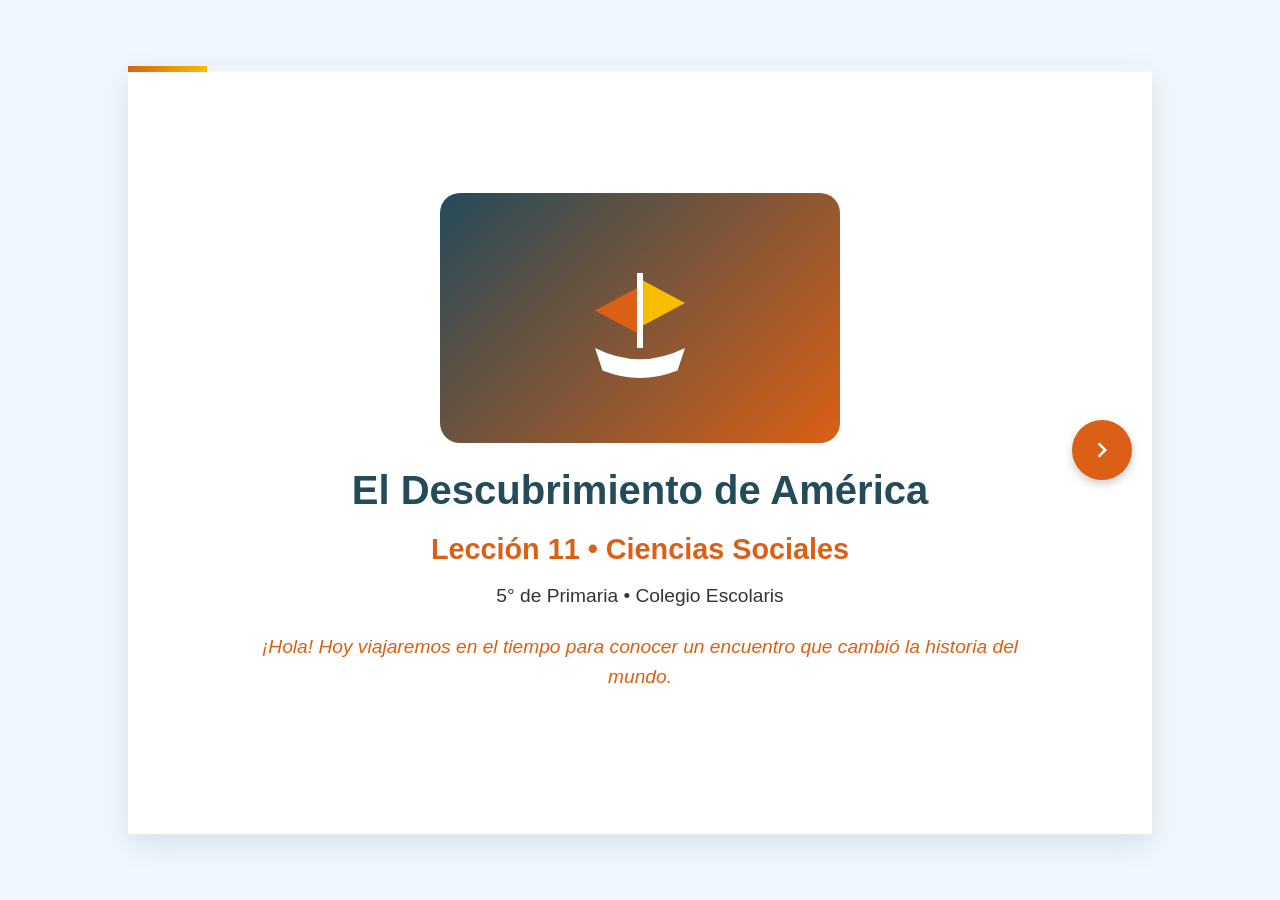
<file: Prim5/Sociales/Leccion11/index.html>
<!DOCTYPE html>
<html lang="es">
<head>
    <meta charset="UTF-8">
    <meta name="viewport" content="width=device-width, initial-scale=1.0">
    <title>Lección 11: El Descubrimiento de América - Colegio Escolaris</title>
    <style>
        :root {
            --naranja: #db6015;
            --amarillo: #f7be00;
            --azul-oscuro: #244b5a;
            --rojo: #993921;
            --azul-claro: #f0f8ff;
            --blanco: #ffffff;
            --negro: #333333;
            --gris-claro: #f4f4f4;
            --font-main: 'Segoe UI', Tahoma, Geneva, Verdana, sans-serif;
            --transition: all 0.4s cubic-bezier(0.4, 0, 0.2, 1);
        }

        * {
            box-sizing: border-box;
            margin: 0;
            padding: 0;
            -webkit-tap-highlight-color: transparent;
        }

        body {
            font-family: var(--font-main);
            background-color: var(--azul-claro);
            color: var(--negro);
            overflow: hidden;
            height: 100vh;
            width: 100vw;
            display: flex;
            justify-content: center;
            align-items: center;
        }

        /* Presentation Container */
        #presentation-container {
            width: 100%;
            height: 100%;
            max-width: 1024px;
            max-height: 768px;
            background-color: var(--blanco);
            position: relative;
            box-shadow: 0 10px 30px rgba(0,0,0,0.1);
            overflow: hidden;
            display: flex;
            flex-direction: column;
        }

        /* Slides Wrapper */
        #slides-wrapper {
            flex: 1;
            position: relative;
            width: 100%;
            height: 100%;
        }

        .slide {
            position: absolute;
            top: 0;
            left: 0;
            width: 100%;
            height: 100%;
            padding: 40px 60px;
            opacity: 0;
            visibility: hidden;
            transform: translateX(50px);
            transition: var(--transition);
            display: flex;
            flex-direction: column;
            justify-content: center;
            align-items: center;
            text-align: center;
        }

        .slide.active {
            opacity: 1;
            visibility: visible;
            transform: translateX(0);
        }

        .slide.previous {
            transform: translateX(-50px);
        }

        /* Navigation Arrows */
        .nav-arrow {
            position: absolute;
            top: 50%;
            transform: translateY(-50%);
            width: 60px;
            height: 60px;
            background-color: var(--naranja);
            color: white;
            border: none;
            border-radius: 50%;
            cursor: pointer;
            display: flex;
            justify-content: center;
            align-items: center;
            z-index: 100;
            transition: var(--transition);
            box-shadow: 0 4px 10px rgba(0,0,0,0.2);
        }

        .nav-arrow:hover {
            background-color: var(--rojo);
            transform: translateY(-50%) scale(1.1);
        }

        .nav-arrow:active {
            transform: translateY(-50%) scale(0.95);
        }

        .nav-arrow svg {
            width: 30px;
            height: 30px;
            fill: currentColor;
        }

        #prev-btn { left: 20px; }
        #next-btn { right: 20px; }

        .nav-arrow.hidden {
            display: none;
        }

        /* Progress Bar */
        #progress-container {
            width: 100%;
            height: 6px;
            background-color: var(--gris-claro);
            position: relative;
        }

        #progress-bar {
            height: 100%;
            background: linear-gradient(90deg, var(--naranja), var(--amarillo));
            width: 0%;
            transition: width 0.3s ease;
        }

        /* Typography */
        h1 {
            color: var(--azul-oscuro);
            font-size: 2.5rem;
            margin-bottom: 20px;
            font-weight: bold;
        }

        h2 {
            color: var(--naranja);
            font-size: 1.8rem;
            margin-bottom: 15px;
            font-weight: bold;
        }

        p {
            font-size: 1.2rem;
            line-height: 1.6;
            margin-bottom: 20px;
            max-width: 800px;
        }

        /* UI Elements */
        .btn-action {
            padding: 12px 25px;
            background-color: var(--azul-oscuro);
            color: white;
            border: none;
            border-radius: 8px;
            font-size: 1.1rem;
            font-weight: bold;
            cursor: pointer;
            transition: var(--transition);
            margin-top: 10px;
        }

        .btn-action:hover {
            background-color: var(--naranja);
        }

        .card {
            background: var(--blanco);
            border-radius: 15px;
            padding: 25px;
            box-shadow: 0 5px 15px rgba(0,0,0,0.05);
            border-left: 5px solid var(--naranja);
            margin: 10px;
            text-align: left;
            width: 100%;
            max-width: 700px;
        }

        /* Interactive Elements */
        .option-grid {
            display: grid;
            grid-template-columns: repeat(auto-fit, minmax(250px, 1fr));
            gap: 15px;
            width: 100%;
            max-width: 800px;
            margin-top: 20px;
        }

        .option-btn {
            background-color: var(--blanco);
            border: 2px solid var(--azul-oscuro);
            padding: 15px;
            border-radius: 12px;
            cursor: pointer;
            transition: var(--transition);
            font-size: 1rem;
            display: flex;
            align-items: center;
            justify-content: center;
            text-align: center;
            min-height: 80px;
        }

        .option-btn:hover {
            background-color: var(--azul-claro);
            border-color: var(--naranja);
        }

        .option-btn.correct {
            background-color: #d4edda;
            border-color: #28a745;
            color: #155724;
        }

        .option-btn.incorrect {
            background-color: #f8d7da;
            border-color: #dc3545;
            color: #721c24;
        }

        /* Feedback Overlay */
        .feedback-overlay {
            position: absolute;
            top: 0;
            left: 0;
            width: 100%;
            height: 100%;
            background-color: rgba(255,255,255,0.95);
            display: flex;
            flex-direction: column;
            justify-content: center;
            align-items: center;
            z-index: 200;
            padding: 40px;
            display: none;
        }

        .feedback-content {
            max-width: 500px;
            text-align: center;
        }

        .feedback-icon {
            font-size: 5rem;
            margin-bottom: 20px;
        }

        /* Animations */
        @keyframes fadeIn {
            from { opacity: 0; transform: translateY(20px); }
            to { opacity: 1; transform: translateY(0); }
        }

        .animate-fade {
            animation: fadeIn 0.6s ease forwards;
        }

        /* Illustration Placeholders */
        .illustration {
            width: 100%;
            max-width: 400px;
            height: 250px;
            background-color: var(--gris-claro);
            border-radius: 20px;
            margin-bottom: 25px;
            display: flex;
            justify-content: center;
            align-items: center;
            overflow: hidden;
            position: relative;
        }

        .illustration svg {
            width: 60%;
            height: 60%;
        }

        /* Responsive */
        @media (max-width: 768px) {
            .slide { padding: 30px 40px; }
            h1 { font-size: 1.8rem; }
            h2 { font-size: 1.4rem; }
            p { font-size: 1rem; }
            .nav-arrow { width: 50px; height: 50px; }
            #prev-btn { left: 10px; }
            #next-btn { right: 10px; }
        }

        /* Custom Shapes */
        .wave-bg {
            position: absolute;
            bottom: 0;
            left: 0;
            width: 100%;
            z-index: -1;
            opacity: 0.1;
        }
    </style>
</head>
<body>
    <div id="presentation-container">
        <div id="progress-container">
            <div id="progress-bar"></div>
        </div>

        <button id="prev-btn" class="nav-arrow hidden" aria-label="Anterior">
            <svg viewBox="0 0 24 24"><path d="M15.41 7.41L14 6l-6 6 6 6 1.41-1.41L10.83 12z"/></svg>
        </button>
        <button id="next-btn" class="nav-arrow" aria-label="Siguiente">
            <svg viewBox="0 0 24 24"><path d="M10 6L8.59 7.41 13.17 12l-4.58 4.59L10 18l6-6z"/></svg>
        </button>

        <div id="slides-wrapper">
            <!-- 1. Portada -->
            <div class="slide active" id="slide-1">
                <div class="illustration" style="background: linear-gradient(135deg, #244b5a, #db6015);">
                    <!-- SVG Caravel -->
                    <svg viewBox="0 0 100 100" xmlns="http://www.w3.org/2000/svg">
                        <path d="M20 70 Q50 85 80 70 L75 85 Q50 95 25 85 Z" fill="#ffffff" />
                        <rect x="48" y="20" width="4" height="50" fill="#ffffff" />
                        <path d="M52 25 L80 40 L52 55 Z" fill="#f7be00" />
                        <path d="M48 30 L20 45 L48 60 Z" fill="#db6015" />
                    </svg>
                </div>
                <h1 class="animate-fade">El Descubrimiento de América</h1>
                <h2 class="animate-fade">Lección 11 • Ciencias Sociales</h2>
                <p class="animate-fade">5° de Primaria • Colegio Escolaris</p>
                <p class="animate-fade" style="font-style: italic; color: var(--naranja);">¡Hola! Hoy viajaremos en el tiempo para conocer un encuentro que cambió la historia del mundo.</p>
            </div>

            <!-- 2. Objetivos -->
            <div class="slide" id="slide-2">
                <h2>Objetivos de Aprendizaje</h2>
                <div class="card animate-fade">
                    <p>🎯 <strong>Conocer</strong> quién fue Cristóbal Colón y por qué realizó su viaje.</p>
                </div>
                <div class="card animate-fade" style="animation-delay: 0.2s">
                    <p>🎯 <strong>Describir</strong> los momentos clave del viaje de 1492.</p>
                </div>
                <div class="card animate-fade" style="animation-delay: 0.4s">
                    <p>🎯 <strong>Identificar</strong> las consecuencias de este encuentro para el mundo.</p>
                </div>
            </div>

            <!-- 3. Activación de conocimientos -->
            <div class="slide" id="slide-3">
                <h2>¿Sabías que...?</h2>
                <div class="illustration">
                    <svg viewBox="0 0 100 100">
                        <circle cx="50" cy="50" r="40" fill="#f7be00" opacity="0.2" />
                        <text x="50" y="60" font-size="40" text-anchor="middle">🌍</text>
                    </svg>
                </div>
                <p>Antes del año 1492, las personas en Europa no sabían que el continente americano existía. Ellos pensaban que el mundo era mucho más pequeño.</p>
                <p><strong>¿Cómo crees que se sentían los marineros al navegar hacia lo desconocido?</strong></p>
                <div class="option-grid">
                    <button class="option-btn" onclick="showQuickFeedback('¡Exacto! Era una gran aventura llena de dudas.', 'positive')">Emocionados y con miedo</button>
                    <button class="option-btn" onclick="showQuickFeedback('¡Seguro que sí! Nadie sabía qué encontrarían.', 'positive')">Curiosos por descubrir</button>
                </div>
            </div>

            <!-- 4. Palabras clave -->
            <div class="slide" id="slide-4">
                <h2>Palabras Clave</h2>
                <div class="option-grid">
                    <div class="card">
                        <h3>🚢 Carabela</h3>
                        <p>Barco ligero y rápido usado en los viajes de exploración.</p>
                    </div>
                    <div class="card">
                        <h3>🗺️ Expedición</h3>
                        <p>Viaje colectivo a un lugar lejano con un fin científico o comercial.</p>
                    </div>
                    <div class="card">
                        <h3>🤝 Encuentro</h3>
                        <p>El momento en que dos culturas diferentes se conocen por primera vez.</p>
                    </div>
                </div>
            </div>

            <!-- 5. Contenido Principal 1 -->
            <div class="slide" id="slide-5">
                <h2>El Plan de Colón</h2>
                <p>Cristóbal Colón era un navegante que creía que la Tierra era redonda. Él quería llegar a <strong>las Indias</strong> (Asia) navegando hacia el Oeste.</p>
                <div class="card">
                    <p>Los <strong>Reyes Católicos</strong> de España (Isabel y Fernando) decidieron apoyar su proyecto y le dieron tres barcos.</p>
                </div>
                <div class="illustration" style="height: 150px;">
                    <p style="font-size: 2rem;">👑 + 🚢🚢🚢</p>
                </div>
            </div>

            <!-- 6. Contenido Principal 2 -->
            <div class="slide" id="slide-6">
                <h2>El Gran Viaje</h2>
                <p>El 3 de agosto de 1492, Colón salió del Puerto de Palos con tres carabelas:</p>
                <div class="option-grid" style="grid-template-columns: repeat(3, 1fr);">
                    <div class="card" style="text-align: center; border-left: none; border-bottom: 5px solid var(--rojo);">
                        <strong>La Santa María</strong>
                    </div>
                    <div class="card" style="text-align: center; border-left: none; border-bottom: 5px solid var(--naranja);">
                        <strong>La Pinta</strong>
                    </div>
                    <div class="card" style="text-align: center; border-left: none; border-bottom: 5px solid var(--amarillo);">
                        <strong>La Niña</strong>
                    </div>
                </div>
                <p style="margin-top: 20px;">Después de más de dos meses en el mar, el <strong>12 de octubre de 1492</strong>, Rodrigo de Triana gritó: <strong>"¡Tierra a la vista!"</strong></p>
            </div>

            <!-- 7. Exploración Visual -->
            <div class="slide" id="slide-7">
                <h2>Explora la Ruta</h2>
                <p>Haz clic en los puntos para conocer detalles del viaje.</p>
                <div class="illustration" style="background-color: var(--azul-oscuro); color: white; position: relative;">
                    <!-- Simple map representation -->
                    <svg viewBox="0 0 200 100" width="100%" height="100%">
                        <rect width="200" height="100%" fill="#244b5a" />
                        <path d="M10 20 Q30 10 50 40 T90 30" fill="none" stroke="#f7be00" stroke-width="2" stroke-dasharray="5,5" />
                        <!-- Points -->
                        <circle cx="10" cy="20" r="5" fill="#db6015" class="clickable-point" onclick="exploreDetail('España', 'Punto de partida: Puerto de Palos.')" style="cursor: pointer;"/>
                        <circle cx="90" cy="30" r="5" fill="#db6015" class="clickable-point" onclick="exploreDetail('Las Antillas', 'Llegaron a la isla de Guanahani (San Salvador).')" style="cursor: pointer;"/>
                    </svg>
                    <div id="explore-info" style="position: absolute; bottom: 10px; background: rgba(0,0,0,0.7); padding: 10px; border-radius: 5px; width: 90%; font-size: 0.9rem;">
                        Toca un punto naranja para explorar.
                    </div>
                </div>
            </div>

            <!-- 8. Actividad de Comprensión -->
            <div class="slide" id="slide-8">
                <h2>Actividad de Comprensión</h2>
                <p>¿En qué fecha llegó Colón a las tierras americanas?</p>
                <div class="option-grid">
                    <button class="option-btn" onclick="checkAnswer(this, false, '¡Casi! Esa fue la fecha de salida de España.')">3 de agosto de 1492</button>
                    <button class="option-btn" onclick="checkAnswer(this, true, '¡Excelente! Es la fecha histórica del encuentro.')">12 de octubre de 1492</button>
                    <button class="option-btn" onclick="checkAnswer(this, false, 'No, esa fecha es mucho más tarde.')">25 de diciembre de 1500</button>
                </div>
            </div>

            <!-- 9. Juego Educativo -->
            <div class="slide" id="slide-9">
                <h2>¿Quién es quién?</h2>
                <p>Selecciona la opción correcta para cada descripción.</p>
                <div class="card">
                    <p id="game-desc">"Fuimos los reyes que financiaron el viaje de Colón."</p>
                </div>
                <div class="option-grid">
                    <button class="option-btn" onclick="checkGameAnswer(this, 'Reyes Católicos')">Reyes Católicos</button>
                    <button class="option-btn" onclick="checkGameAnswer(this, 'Rodrigo de Triana')">Rodrigo de Triana</button>
                    <button class="option-btn" onclick="checkGameAnswer(this, 'Pueblos Indígenas')">Pueblos Indígenas</button>
                </div>
            </div>

            <!-- 10. Aplicación Práctica -->
            <div class="slide" id="slide-10">
                <h2>Consecuencias del Encuentro</h2>
                <p>El intercambio de productos cambió la vida de todos. ¿Cuál de estos alimentos crees que <strong>viajó de América hacia Europa</strong>?</p>
                <div class="option-grid">
                    <button class="option-btn" onclick="checkAnswer(this, true, '¡Correcto! El chocolate (cacao) es originario de América.')">🍫 El Cacao</button>
                    <button class="option-btn" onclick="checkAnswer(this, false, 'El trigo fue traído por los europeos a América.')">🌾 El Trigo</button>
                    <button class="option-btn" onclick="checkAnswer(this, false, 'El arroz vino desde Asia y Europa.')">🍚 El Arroz</button>
                </div>
            </div>

            <!-- 11. Repaso Final -->
            <div class="slide" id="slide-11">
                <h2>Repaso Final</h2>
                <p>Verdadero o Falso: Colón sabía desde el principio que había llegado a un nuevo continente.</p>
                <div class="option-grid">
                    <button class="option-btn" onclick="checkAnswer(this, false, 'Incorrecto. Él murió creyendo que había llegado a las Indias.')">Verdadero</button>
                    <button class="option-btn" onclick="checkAnswer(this, true, '¡Exacto! Él pensaba que estaba en Asia (las Indias).')">Falso</button>
                </div>
            </div>

            <!-- 12. Metacognición -->
            <div class="slide" id="slide-12">
                <h2>Reflexión</h2>
                <div class="card">
                    <p>¿Qué fue lo que más te sorprendió de este viaje histórico?</p>
                    <textarea placeholder="Escribe aquí tu reflexión..." style="width: 100%; height: 100px; padding: 10px; border-radius: 8px; border: 1px solid var(--azul-oscuro); margin-top: 10px;"></textarea>
                    <button class="btn-action" onclick="showQuickFeedback('¡Excelente reflexión! Guardaremos tu respuesta.', 'positive')">Enviar Reflexión</button>
                </div>
            </div>

            <!-- 13. Cierre -->
            <div class="slide" id="slide-13">
                <div class="feedback-icon">🏆</div>
                <h1>¡Felicidades!</h1>
                <h2>Has completado la Lección 11</h2>
                <p>Ahora conoces cómo fue el proceso del descubrimiento de América y su importancia en la historia.</p>
                <div class="card" style="text-align: center;">
                    <p>Sigue explorando y aprendiendo con el Colegio Escolaris.</p>
                </div>
                <button class="btn-action" onclick="goToSlide(0)">Volver al Inicio</button>
            </div>
        </div>

        <!-- Feedback Overlay Element -->
        <div id="feedback-overlay" class="feedback-overlay">
            <div class="feedback-content">
                <div id="feedback-icon" class="feedback-icon"></div>
                <h2 id="feedback-title"></h2>
                <p id="feedback-text"></p>
                <button id="feedback-btn" class="btn-action">Intentar de nuevo</button>
            </div>
        </div>
    </div>

    <script>
        let currentSlide = 0;
        const slides = document.querySelectorAll('.slide');
        const prevBtn = document.getElementById('prev-btn');
        const nextBtn = document.getElementById('next-btn');
        const progressBar = document.getElementById('progress-bar');
        const feedbackOverlay = document.getElementById('feedback-overlay');
        const feedbackIcon = document.getElementById('feedback-icon');
        const feedbackTitle = document.getElementById('feedback-title');
        const feedbackText = document.getElementById('feedback-text');
        const feedbackBtn = document.getElementById('feedback-btn');

        function updateNavigation() {
            // Update arrows visibility
            if (currentSlide === 0) {
                prevBtn.classList.add('hidden');
            } else {
                prevBtn.classList.remove('hidden');
            }

            if (currentSlide === slides.length - 1) {
                nextBtn.classList.add('hidden');
            } else {
                nextBtn.classList.remove('hidden');
            }

            // Update progress bar
            const progress = ((currentSlide + 1) / slides.length) * 100;
            progressBar.style.width = `${progress}%`;

            // Update slides
            slides.forEach((slide, index) => {
                slide.classList.remove('active', 'previous');
                if (index === currentSlide) {
                    slide.classList.add('active');
                } else if (index < currentSlide) {
                    slide.classList.add('previous');
                }
            });
        }

        function goToSlide(index) {
            currentSlide = index;
            updateNavigation();
        }

        nextBtn.addEventListener('click', () => {
            if (currentSlide < slides.length - 1) {
                currentSlide++;
                updateNavigation();
            }
        });

        prevBtn.addEventListener('click', () => {
            if (currentSlide > 0) {
                currentSlide--;
                updateNavigation();
            }
        });

        // Quick Feedback for non-scored items
        function showQuickFeedback(message, type) {
            const icon = type === 'positive' ? '✨' : '💡';
            showFeedback(icon, '¡Muy bien!', message, 'Continuar', true);
        }

        // Answer checking
        function checkAnswer(btn, isCorrect, feedback) {
            if (isCorrect) {
                btn.classList.add('correct');
                setTimeout(() => {
                    showFeedback('✅', '¡Excelente!', feedback, 'Continuar', true);
                }, 500);
            } else {
                btn.classList.add('incorrect');
                setTimeout(() => {
                    showFeedback('❌', '¡Casi lo logras!', feedback, 'Intentar de nuevo', false);
                    btn.classList.remove('incorrect');
                }, 500);
            }
        }

        function checkGameAnswer(btn, correctValue) {
            if (btn.innerText === correctValue) {
                btn.classList.add('correct');
                showFeedback('🌟', '¡Logrado!', 'Los Reyes Católicos apoyaron la expedición con recursos y barcos.', 'Continuar', true);
            } else {
                btn.classList.add('incorrect');
                showFeedback('🧐', 'Piénsalo bien', 'Ese personaje tuvo otro papel en la historia. ¡Prueba otra vez!', 'Reintentar', false);
                btn.classList.remove('incorrect');
            }
        }

        function exploreDetail(title, info) {
            document.getElementById('explore-info').innerHTML = `<strong>${title}:</strong> ${info}`;
        }

        function showFeedback(icon, title, text, btnText, isSuccess) {
            feedbackIcon.innerText = icon;
            feedbackTitle.innerText = title;
            feedbackText.innerText = text;
            feedbackBtn.innerText = btnText;
            feedbackOverlay.style.display = 'flex';

            feedbackBtn.onclick = () => {
                feedbackOverlay.style.display = 'none';
                if (isSuccess && currentSlide < slides.length - 1) {
                    // Optionally auto-advance on success
                    // currentSlide++;
                    // updateNavigation();
                }
            };
        }

        // Initialize
        updateNavigation();
    </script>
</body>
</html>
</file>
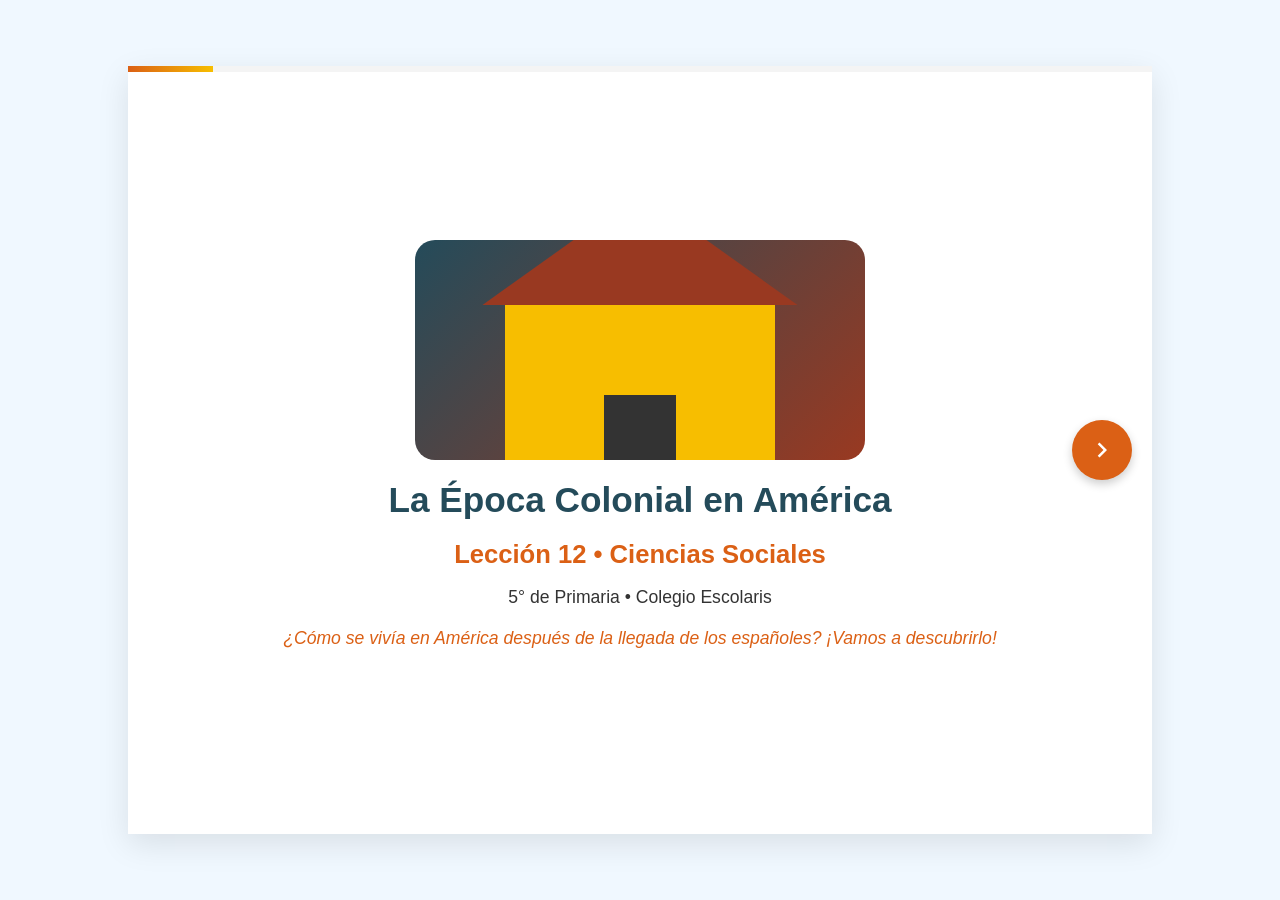
<file: Prim5/Sociales/leccion12/index.html>
<!DOCTYPE html>
<html lang="es">
<head>
    <meta charset="UTF-8">
    <meta name="viewport" content="width=device-width, initial-scale=1.0">
    <title>Lección 12: La Época Colonial en América - Colegio Escolaris</title>
    <style>
        :root {
            --naranja: #db6015;
            --amarillo: #f7be00;
            --azul-oscuro: #244b5a;
            --rojo: #993921;
            --azul-claro: #f0f8ff;
            --blanco: #ffffff;
            --negro: #333333;
            --gris-claro: #f4f4f4;
            --font-main: 'Segoe UI', Tahoma, Geneva, Verdana, sans-serif;
            --transition: all 0.4s cubic-bezier(0.4, 0, 0.2, 1);
        }

        * {
            box-sizing: border-box;
            margin: 0;
            padding: 0;
            -webkit-tap-highlight-color: transparent;
        }

        body {
            font-family: var(--font-main);
            background-color: var(--azul-claro);
            color: var(--negro);
            overflow: hidden;
            height: 100vh;
            width: 100vw;
            display: flex;
            justify-content: center;
            align-items: center;
        }

        #presentation-container {
            width: 100%;
            height: 100%;
            max-width: 1024px;
            max-height: 768px;
            background-color: var(--blanco);
            position: relative;
            box-shadow: 0 10px 30px rgba(0,0,0,0.1);
            overflow: hidden;
            display: flex;
            flex-direction: column;
        }

        #slides-wrapper {
            flex: 1;
            position: relative;
            width: 100%;
            height: 100%;
        }

        .slide {
            position: absolute;
            top: 0;
            left: 0;
            width: 100%;
            height: 100%;
            padding: 40px 60px;
            opacity: 0;
            visibility: hidden;
            transform: translateX(50px);
            transition: var(--transition);
            display: flex;
            flex-direction: column;
            justify-content: center;
            align-items: center;
            text-align: center;
        }

        .slide.active {
            opacity: 1;
            visibility: visible;
            transform: translateX(0);
        }

        .slide.previous {
            transform: translateX(-50px);
        }

        .nav-arrow {
            position: absolute;
            top: 50%;
            transform: translateY(-50%);
            width: 60px;
            height: 60px;
            background-color: var(--naranja);
            color: white;
            border: none;
            border-radius: 50%;
            cursor: pointer;
            display: flex;
            justify-content: center;
            align-items: center;
            z-index: 100;
            transition: var(--transition);
            box-shadow: 0 4px 10px rgba(0,0,0,0.2);
        }

        .nav-arrow:hover { background-color: var(--rojo); transform: translateY(-50%) scale(1.1); }
        .nav-arrow:active { transform: translateY(-50%) scale(0.95); }
        .nav-arrow svg { width: 30px; height: 30px; fill: currentColor; }
        #prev-btn { left: 20px; }
        #next-btn { right: 20px; }
        .nav-arrow.hidden { display: none; }

        #progress-container { width: 100%; height: 6px; background-color: var(--gris-claro); position: relative; }
        #progress-bar { height: 100%; background: linear-gradient(90deg, var(--naranja), var(--amarillo)); width: 0%; transition: width 0.3s ease; }

        h1 { color: var(--azul-oscuro); font-size: 2.2rem; margin-bottom: 20px; font-weight: bold; }
        h2 { color: var(--naranja); font-size: 1.6rem; margin-bottom: 15px; font-weight: bold; }
        p { font-size: 1.1rem; line-height: 1.5; margin-bottom: 15px; max-width: 800px; }

        .btn-action { padding: 12px 25px; background-color: var(--azul-oscuro); color: white; border: none; border-radius: 8px; font-size: 1.1rem; font-weight: bold; cursor: pointer; transition: var(--transition); margin-top: 10px; }
        .btn-action:hover { background-color: var(--naranja); }

        .card { background: var(--blanco); border-radius: 15px; padding: 20px; box-shadow: 0 5px 15px rgba(0,0,0,0.05); border-left: 5px solid var(--naranja); margin: 10px; text-align: left; width: 100%; max-width: 700px; }

        .option-grid { display: grid; grid-template-columns: repeat(auto-fit, minmax(200px, 1fr)); gap: 12px; width: 100%; max-width: 800px; margin-top: 15px; }
        .option-btn { background-color: var(--blanco); border: 2px solid var(--azul-oscuro); padding: 12px; border-radius: 12px; cursor: pointer; transition: var(--transition); font-size: 1rem; display: flex; align-items: center; justify-content: center; text-align: center; min-height: 60px; }
        .option-btn:hover { background-color: var(--azul-claro); border-color: var(--naranja); }
        .option-btn.correct { background-color: #d4edda; border-color: #28a745; color: #155724; }
        .option-btn.incorrect { background-color: #f8d7da; border-color: #dc3545; color: #721c24; }

        .feedback-overlay { position: absolute; top: 0; left: 0; width: 100%; height: 100%; background-color: rgba(255,255,255,0.96); display: flex; flex-direction: column; justify-content: center; align-items: center; z-index: 200; padding: 40px; display: none; text-align: center; }
        .feedback-icon { font-size: 4rem; margin-bottom: 15px; }

        .illustration { width: 100%; max-width: 450px; height: 220px; background-color: var(--gris-claro); border-radius: 20px; margin-bottom: 20px; display: flex; justify-content: center; align-items: center; overflow: hidden; position: relative; }
        
        .pyramid { display: flex; flex-direction: column; align-items: center; width: 100%; max-width: 400px; }
        .pyramid-level { width: 100%; padding: 10px; margin: 2px; color: white; font-weight: bold; border-radius: 5px; cursor: pointer; transition: 0.3s; }
        
        @media (max-width: 768px) {
            .slide { padding: 25px 35px; }
            h1 { font-size: 1.6rem; }
            h2 { font-size: 1.3rem; }
            p { font-size: 0.95rem; }
        }
    </style>
</head>
<body>
    <div id="presentation-container">
        <div id="progress-container"><div id="progress-bar"></div></div>
        <button id="prev-btn" class="nav-arrow hidden"><svg viewBox="0 0 24 24"><path d="M15.41 7.41L14 6l-6 6 6 6 1.41-1.41L10.83 12z"/></svg></button>
        <button id="next-btn" class="nav-arrow"><svg viewBox="0 0 24 24"><path d="M10 6L8.59 7.41 13.17 12l-4.58 4.59L10 18l6-6z"/></svg></button>

        <div id="slides-wrapper">
            <!-- 1. Portada -->
            <div class="slide active">
                <div class="illustration" style="background: linear-gradient(135deg, #244b5a, #993921);">
                    <svg viewBox="0 0 100 100" xmlns="http://www.w3.org/2000/svg">
                        <rect x="20" y="40" width="60" height="40" fill="#f7be00" />
                        <path d="M15 40 L50 15 L85 40 Z" fill="#993921" />
                        <rect x="42" y="60" width="16" height="20" fill="#333" />
                    </svg>
                </div>
                <h1>La Época Colonial en América</h1>
                <h2>Lección 12 • Ciencias Sociales</h2>
                <p>5° de Primaria • Colegio Escolaris</p>
                <p style="font-style: italic; color: var(--naranja);">¿Cómo se vivía en América después de la llegada de los españoles? ¡Vamos a descubrirlo!</p>
            </div>

            <!-- 2. Objetivos -->
            <div class="slide">
                <h2>Objetivos de la Clase</h2>
                <div class="card">
                    <p>🏛️ <strong>Conocer</strong> cómo se organizaba el gobierno y la sociedad colonial.</p>
                </div>
                <div class="card">
                    <p>🏘️ <strong>Observar</strong> la forma de vida y las actividades de las personas en esa época.</p>
                </div>
                <div class="card">
                    <p>🎨 <strong>Identificar</strong> las mezclas culturales que surgieron (mestizaje).</p>
                </div>
            </div>

            <!-- 3. Activación -->
            <div class="slide">
                <h2>Imagina un día sin...</h2>
                <p>En la época colonial no existía la electricidad, ni los autos, ni los supermercados. ¿Cómo crees que se iluminaban las casas por la noche?</p>
                <div class="option-grid">
                    <button class="option-btn" onclick="showQuickFeedback('¡Exacto! Las velas de sebo eran fundamentales.', 'positive')">Con velas y lámparas de aceite</button>
                    <button class="option-btn" onclick="showQuickFeedback('¡Casi! Pero en esa época el gas aún no se usaba así.', 'positive')">Con estufas de gas</button>
                </div>
                <div class="illustration" style="height: 120px; background: none;">
                    <span style="font-size: 3rem;">🕯️ 🏛️ 🐎</span>
                </div>
            </div>

            <!-- 4. Palabras clave -->
            <div class="slide">
                <h2>Palabras Importantes</h2>
                <div class="option-grid">
                    <div class="card">
                        <h3>👑 Virreinato</h3>
                        <p>Territorio gobernado por un virrey en nombre del rey de España.</p>
                    </div>
                    <div class="card">
                        <h3>👨‍👩‍👧‍👦 Mestizaje</h3>
                        <p>La mezcla biológica y cultural entre distintos grupos étnicos.</p>
                    </div>
                    <div class="card">
                        <h3>🪙 Monopolio</h3>
                        <p>Control exclusivo del comercio entre España y sus colonias.</p>
                    </div>
                </div>
            </div>

            <!-- 5. Contenido 1: Organización -->
            <div class="slide">
                <h2>El Gobierno Colonial</h2>
                <p>El territorio americano era inmenso, así que España lo dividió en <strong>Virreinatos</strong>. Los más importantes fueron:</p>
                <div class="card">
                    <p>📍 <strong>Virreinato de Nueva España</strong> (México y Centroamérica).</p>
                    <p>📍 <strong>Virreinato del Perú</strong> (Gran parte de Sudamérica).</p>
                </div>
                <p>El <strong>Virrey</strong> era el representante directo del Rey en América.</p>
            </div>

            <!-- 6. Contenido 2: Sociedad -->
            <div class="slide">
                <h2>La Pirámide Social</h2>
                <p>La sociedad colonial era muy desigual y se basaba en el origen de las personas:</p>
                <div class="pyramid">
                    <div class="pyramid-level" style="background: var(--rojo); width: 60%;" onclick="exploreDetail('Españoles', 'Nacidos en España, tenían los cargos más altos.', 'pyramid-info')">Españoles</div>
                    <div class="pyramid-level" style="background: var(--naranja); width: 75%;" onclick="exploreDetail('Criollos', 'Hijos de españoles nacidos en América.', 'pyramid-info')">Criollos</div>
                    <div class="pyramid-level" style="background: var(--amarillo); width: 90%; color: var(--negro);" onclick="exploreDetail('Mestizos', 'Mezcla de españoles e indígenas.', 'pyramid-info')">Mestizos</div>
                    <div class="pyramid-level" style="background: var(--azul-oscuro); width: 100%;" onclick="exploreDetail('Indígenas y Esclavos', 'Trabajaban en minas y campo.', 'pyramid-info')">Indígenas y otros</div>
                </div>
                <p id="pyramid-info" style="margin-top: 10px; font-weight: bold;">Haz clic en cada nivel para aprender más.</p>
            </div>

            <!-- 7. Exploración Visual -->
            <div class="slide">
                <h2>La Plaza Mayor</h2>
                <p>Era el centro de la vida social, política y religiosa. Toca los elementos para explorar:</p>
                <div class="illustration" style="background-color: #e8d5b5; position: relative;">
                    <svg viewBox="0 0 200 120" width="100%">
                        <!-- Cathedral -->
                        <rect x="20" y="30" width="40" height="60" fill="#993921" class="tap-item" onclick="exploreDetail('La Catedral', 'Donde se realizaban las ceremonias religiosas.', 'explore-info')" style="cursor:pointer" />
                        <!-- Cabildo -->
                        <rect x="140" y="40" width="40" height="50" fill="#244b5a" class="tap-item" onclick="exploreDetail('El Cabildo', 'Sede del gobierno de la ciudad.', 'explore-info')" style="cursor:pointer" />
                        <!-- Fountain -->
                        <circle cx="100" cy="80" r="10" fill="#f7be00" class="tap-item" onclick="exploreDetail('La Fuente', 'Lugar donde la gente recolectaba agua y conversaba.', 'explore-info')" style="cursor:pointer" />
                    </svg>
                    <div id="explore-info" style="position: absolute; bottom: 0; width: 100%; background: rgba(0,0,0,0.6); color: white; padding: 5px;">Toca un edificio de la plaza.</div>
                </div>
            </div>

            <!-- 8. Actividad: Comprensión -->
            <div class="slide">
                <h2>¿Quién gobernaba?</h2>
                <p>¿Quién era el máximo representante del Rey en las colonias americanas?</p>
                <div class="option-grid">
                    <button class="option-btn" onclick="checkAnswer(this, false, '¡Casi! El Alcalde solo mandaba en la ciudad.')">El Alcalde</button>
                    <button class="option-btn" onclick="checkAnswer(this, true, '¡Correcto! El Virrey era el &quot;otro yo&quot; del Rey en América.')">El Virrey</button>
                    <button class="option-btn" onclick="checkAnswer(this, false, 'No, el Escribano se encargaba de los documentos.')">El Escribano</button>
                </div>
            </div>

            <!-- 9. Juego Educativo -->
            <div class="slide">
                <h2>Cierto o Falso</h2>
                <div class="card">
                    <p id="game-question">"Los criollos eran personas nacidas en España que vivían en América."</p>
                </div>
                <div class="option-grid">
                    <button class="option-btn" onclick="checkAnswer(this, false, '¡Incorrecto! Recuerda: los criollos nacieron en América.')">Cierto</button>
                    <button class="option-btn" onclick="checkAnswer(this, true, '¡Muy bien! Los criollos eran hijos de españoles pero nacidos en el continente americano.')">Falso</button>
                </div>
            </div>

            <!-- 10. Aplicación Práctica -->
            <div class="slide">
                <h2>Actividades Económicas</h2>
                <p>¿Cuál era la actividad que más riqueza daba a España durante la colonia?</p>
                <div class="option-grid">
                    <button class="option-btn" onclick="checkAnswer(this, true, '¡Exacto! El oro y la plata eran el motor de la economía.')">⛏️ La Minería</button>
                    <button class="option-btn" onclick="checkAnswer(this, false, 'La pesca era importante para comer, pero no la principal riqueza.')">🐟 La Pesca</button>
                    <button class="option-btn" onclick="checkAnswer(this, false, 'El turismo no existía como actividad económica en esa época.')">🏖️ El Turismo</button>
                </div>
            </div>

            <!-- 11. Repaso Final -->
            <div class="slide">
                <h2>Repaso de la Época</h2>
                <p>¿Cómo se llamó al proceso de mezcla de culturas y personas?</p>
                <div class="option-grid">
                    <button class="option-btn" onclick="checkAnswer(this, true, '¡Excelente! El mestizaje define nuestra identidad actual.')">Mestizaje</button>
                    <button class="option-btn" onclick="checkAnswer(this, false, 'La independencia ocurrió mucho después.')">Independencia</button>
                </div>
            </div>

            <!-- 12. Metacognición y Cierre -->
            <div class="slide">
                <div class="feedback-icon">🌟</div>
                <h1>¡Increíble trabajo!</h1>
                <p>Hoy has aprendido cómo se formó la sociedad en la que vivimos hoy en día.</p>
                <div class="card">
                    <p><strong>Reflexión:</strong> ¿Qué parte de la vida colonial te pareció más curiosa o diferente a la de ahora?</p>
                    <textarea style="width: 100%; height: 60px; margin-top: 10px; padding: 10px; border-radius: 5px;"></textarea>
                </div>
                <button class="btn-action" onclick="goToSlide(0)">Finalizar Lección</button>
            </div>
        </div>

        <div id="feedback-overlay" class="feedback-overlay">
            <div id="feedback-icon" class="feedback-icon"></div>
            <h2 id="feedback-title"></h2>
            <p id="feedback-text" style="margin: 15px 0;"></p>
            <button id="feedback-btn" class="btn-action">Continuar</button>
        </div>
    </div>

    <script>
        let currentSlide = 0;
        const slides = document.querySelectorAll('.slide');
        const prevBtn = document.getElementById('prev-btn');
        const nextBtn = document.getElementById('next-btn');
        const progressBar = document.getElementById('progress-bar');
        const feedbackOverlay = document.getElementById('feedback-overlay');
        const feedbackIcon = document.getElementById('feedback-icon');
        const feedbackTitle = document.getElementById('feedback-title');
        const feedbackText = document.getElementById('feedback-text');
        const feedbackBtn = document.getElementById('feedback-btn');

        function updateNavigation() {
            prevBtn.classList.toggle('hidden', currentSlide === 0);
            nextBtn.classList.toggle('hidden', currentSlide === slides.length - 1);
            progressBar.style.width = `${((currentSlide + 1) / slides.length) * 100}%`;
            slides.forEach((s, i) => {
                s.classList.remove('active', 'previous');
                if(i === currentSlide) s.classList.add('active');
                else if(i < currentSlide) s.classList.add('previous');
            });
        }

        function goToSlide(i) { currentSlide = i; updateNavigation(); }
        nextBtn.onclick = () => { if(currentSlide < slides.length-1) { currentSlide++; updateNavigation(); } };
        prevBtn.onclick = () => { if(currentSlide > 0) { currentSlide--; updateNavigation(); } };

        function showQuickFeedback(msg, type) {
            showFeedback(type === 'positive' ? '✨' : '💡', '¡Muy bien!', msg, 'Entendido', true);
        }

        function checkAnswer(btn, isCorrect, feedback) {
            btn.classList.add(isCorrect ? 'correct' : 'incorrect');
            setTimeout(() => {
                showFeedback(isCorrect ? '✅' : '❌', isCorrect ? '¡Excelente!' : '¡Inténtalo de nuevo!', feedback, isCorrect ? 'Continuar' : 'Reintentar', isCorrect);
                if(!isCorrect) btn.classList.remove('incorrect');
            }, 400);
        }

        function exploreDetail(title, info, targetId) {
            const infoBox = document.getElementById(targetId);
            if (infoBox) {
                infoBox.innerHTML = `<strong>${title}:</strong> ${info}`;
                infoBox.style.color = 'var(--naranja)';
            }
        }

        function showFeedback(icon, title, text, btnText, isSuccess) {
            feedbackIcon.innerText = icon;
            feedbackTitle.innerText = title;
            feedbackText.innerText = text;
            feedbackBtn.innerText = btnText;
            feedbackOverlay.style.display = 'flex';
            feedbackBtn.onclick = () => {
                feedbackOverlay.style.display = 'none';
                if(isSuccess && currentSlide < slides.length - 1) { /* Opcional auto-avance */ }
            };
        }

        updateNavigation();
    </script>
</body>
</html>
</file>
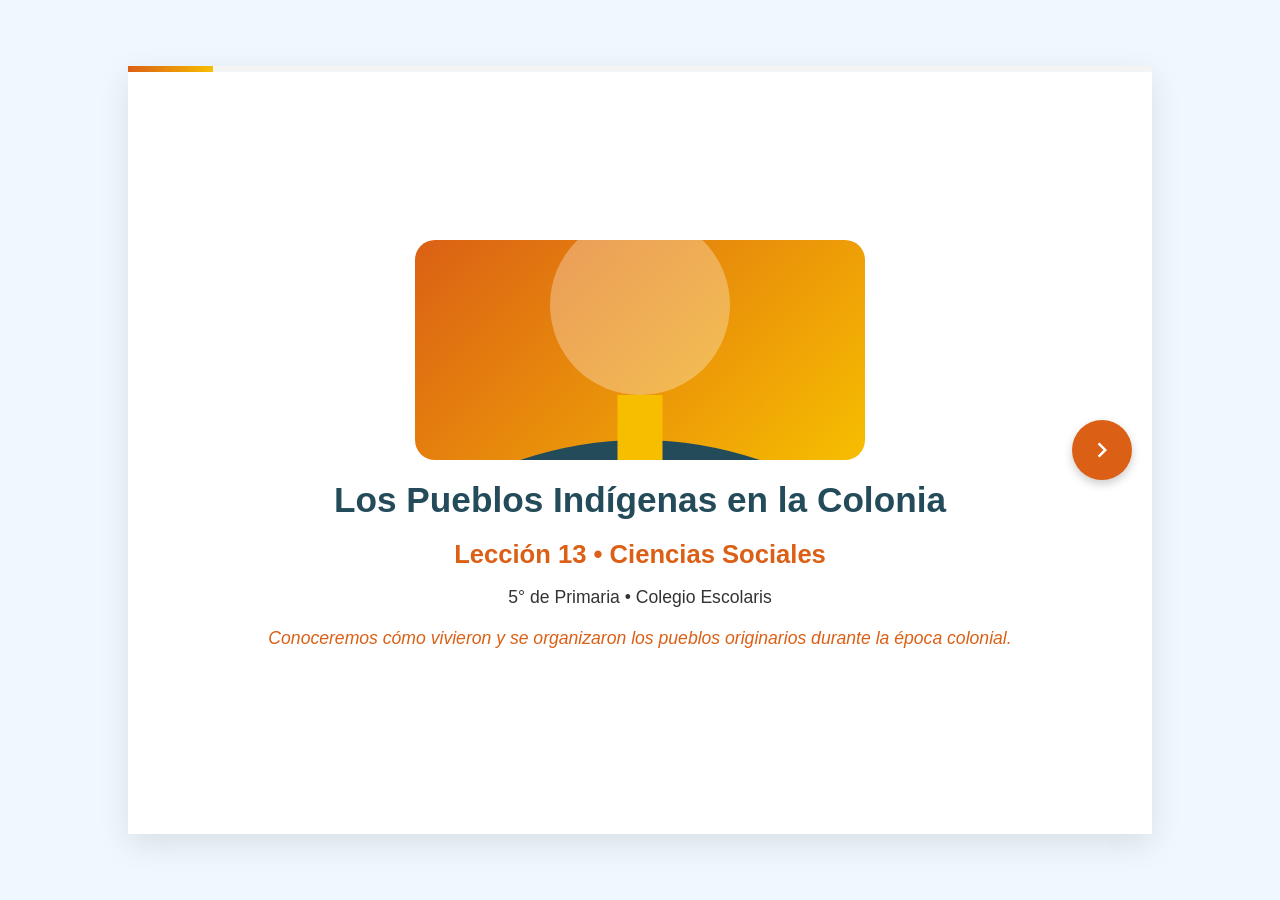
<file: Prim5/Sociales/leccion13/index.html>
<!DOCTYPE html>
<html lang="es">
<head>
    <meta charset="UTF-8">
    <meta name="viewport" content="width=device-width, initial-scale=1.0">
    <title>Lección 13: Los Pueblos Indígenas en la Colonia - Colegio Escolaris</title>
    <style>
        :root {
            --naranja: #db6015;
            --amarillo: #f7be00;
            --azul-oscuro: #244b5a;
            --rojo: #993921;
            --azul-claro: #f0f8ff;
            --blanco: #ffffff;
            --negro: #333333;
            --gris-claro: #f4f4f4;
            --font-main: 'Segoe UI', Tahoma, Geneva, Verdana, sans-serif;
            --transition: all 0.4s cubic-bezier(0.4, 0, 0.2, 1);
        }

        * { box-sizing: border-box; margin: 0; padding: 0; -webkit-tap-highlight-color: transparent; }

        body {
            font-family: var(--font-main);
            background-color: var(--azul-claro);
            color: var(--negro);
            overflow: hidden;
            height: 100vh;
            width: 100vw;
            display: flex;
            justify-content: center;
            align-items: center;
        }

        #presentation-container {
            width: 100%; height: 100%;
            max-width: 1024px; max-height: 768px;
            background-color: var(--blanco);
            position: relative;
            box-shadow: 0 10px 30px rgba(0,0,0,0.1);
            overflow: hidden;
            display: flex; flex-direction: column;
        }

        #slides-wrapper { flex: 1; position: relative; width: 100%; height: 100%; }

        .slide {
            position: absolute; top: 0; left: 0; width: 100%; height: 100%;
            padding: 40px 60px; opacity: 0; visibility: hidden;
            transform: translateX(50px); transition: var(--transition);
            display: flex; flex-direction: column; justify-content: center; align-items: center; text-align: center;
        }

        .slide.active { opacity: 1; visibility: visible; transform: translateX(0); }
        .slide.previous { transform: translateX(-50px); }

        .nav-arrow {
            position: absolute; top: 50%; transform: translateY(-50%);
            width: 60px; height: 60px; background-color: var(--naranja);
            color: white; border: none; border-radius: 50%;
            cursor: pointer; display: flex; justify-content: center; align-items: center;
            z-index: 100; transition: var(--transition);
            box-shadow: 0 4px 10px rgba(0,0,0,0.2);
        }

        .nav-arrow:hover { background-color: var(--rojo); transform: translateY(-50%) scale(1.1); }
        .nav-arrow svg { width: 30px; height: 30px; fill: currentColor; }
        #prev-btn { left: 20px; }
        #next-btn { right: 20px; }
        .nav-arrow.hidden { display: none; }

        #progress-container { width: 100%; height: 6px; background-color: var(--gris-claro); }
        #progress-bar { height: 100%; background: linear-gradient(90deg, var(--naranja), var(--amarillo)); width: 0%; transition: width 0.3s ease; }

        h1 { color: var(--azul-oscuro); font-size: 2.2rem; margin-bottom: 20px; font-weight: bold; }
        h2 { color: var(--naranja); font-size: 1.6rem; margin-bottom: 15px; font-weight: bold; }
        p { font-size: 1.1rem; line-height: 1.5; margin-bottom: 15px; max-width: 800px; }

        .card { background: var(--blanco); border-radius: 15px; padding: 20px; box-shadow: 0 5px 15px rgba(0,0,0,0.05); border-left: 5px solid var(--naranja); margin: 10px; text-align: left; width: 100%; max-width: 700px; }
        
        .btn-action { padding: 12px 25px; background-color: var(--azul-oscuro); color: white; border: none; border-radius: 8px; font-size: 1.1rem; font-weight: bold; cursor: pointer; transition: var(--transition); margin-top: 10px; }
        .btn-action:hover { background-color: var(--naranja); }

        .option-grid { display: grid; grid-template-columns: repeat(auto-fit, minmax(200px, 1fr)); gap: 12px; width: 100%; max-width: 800px; margin-top: 15px; }
        .option-btn { background-color: var(--blanco); border: 2px solid var(--azul-oscuro); padding: 12px; border-radius: 12px; cursor: pointer; transition: var(--transition); font-size: 1rem; display: flex; align-items: center; justify-content: center; text-align: center; min-height: 60px; }
        .option-btn.correct { background-color: #d4edda; border-color: #28a745; color: #155724; }
        .option-btn.incorrect { background-color: #f8d7da; border-color: #dc3545; color: #721c24; }

        .feedback-overlay { position: absolute; top: 0; left: 0; width: 100%; height: 100%; background-color: rgba(255,255,255,0.96); display: flex; flex-direction: column; justify-content: center; align-items: center; z-index: 200; padding: 40px; display: none; text-align: center; }
        .feedback-icon { font-size: 4rem; margin-bottom: 15px; }

        .illustration { width: 100%; max-width: 450px; height: 220px; background-color: var(--gris-claro); border-radius: 20px; margin-bottom: 20px; display: flex; justify-content: center; align-items: center; overflow: hidden; position: relative; }

        @media (max-width: 768px) {
            .slide { padding: 25px 35px; }
            h1 { font-size: 1.6rem; }
            h2 { font-size: 1.3rem; }
            p { font-size: 0.95rem; }
        }
    </style>
</head>
<body>
    <div id="presentation-container">
        <div id="progress-container"><div id="progress-bar"></div></div>
        <button id="prev-btn" class="nav-arrow hidden"><svg viewBox="0 0 24 24"><path d="M15.41 7.41L14 6l-6 6 6 6 1.41-1.41L10.83 12z"/></svg></button>
        <button id="next-btn" class="nav-arrow"><svg viewBox="0 0 24 24"><path d="M10 6L8.59 7.41 13.17 12l-4.58 4.59L10 18l6-6z"/></svg></button>

        <div id="slides-wrapper">
            <!-- 1. Portada -->
            <div class="slide active">
                <div class="illustration" style="background: linear-gradient(135deg, #db6015, #f7be00);">
                    <svg viewBox="0 0 100 100" xmlns="http://www.w3.org/2000/svg">
                        <circle cx="50" cy="40" r="20" fill="#ffffff" opacity="0.3" />
                        <path d="M10 80 Q50 60 90 80 L90 95 L10 95 Z" fill="#244b5a" />
                        <rect x="45" y="60" width="10" height="20" fill="#f7be00" />
                    </svg>
                </div>
                <h1>Los Pueblos Indígenas en la Colonia</h1>
                <h2>Lección 13 • Ciencias Sociales</h2>
                <p>5° de Primaria • Colegio Escolaris</p>
                <p style="font-style: italic; color: var(--naranja);">Conoceremos cómo vivieron y se organizaron los pueblos originarios durante la época colonial.</p>
            </div>

            <!-- 2. Objetivos -->
            <div class="slide">
                <h2>Objetivos de Aprendizaje</h2>
                <div class="card">
                    <p>🏘️ <strong>Observar</strong> cómo se reorganizaron las poblaciones indígenas en los "Pueblos de Indios".</p>
                </div>
                <div class="card">
                    <p>💼 <strong>Conocer</strong> los sistemas de trabajo impuestos (mita y encomienda).</p>
                </div>
                <div class="card">
                    <p>⛪ <strong>Identificar</strong> el papel de las misiones en la formación de nuevas comunidades.</p>
                </div>
            </div>

            <!-- 3. Activación -->
            <div class="slide">
                <h2>¿Sabías que...?</h2>
                <p>Muchos de los nombres de nuestros pueblos y ciudades actuales vienen de los "Pueblos de Indios" creados hace cientos de años.</p>
                <p><strong>¿Cómo crees que cambió la vida de un indígena al tener que vivir en un pueblo diseñado por españoles?</strong></p>
                <div class="option-grid">
                    <button class="option-btn" onclick="showQuickFeedback('¡Exacto! Cambiaron sus leyes, religión y forma de trabajar.', 'positive')">Cambió su organización y costumbres</button>
                    <button class="option-btn" onclick="showQuickFeedback('Fue un cambio muy grande en su vida diaria.', 'positive')">Tuvieron que aprender un nuevo idioma</button>
                </div>
            </div>

            <!-- 4. Palabras clave -->
            <div class="slide">
                <h2>Conceptos Clave</h2>
                <div class="option-grid">
                    <div class="card">
                        <h3>🏠 Reducciones</h3>
                        <p>Pueblos donde se obligaba a vivir a los indígenas para controlarlos mejor.</p>
                    </div>
                    <div class="card">
                        <h3>📜 Encomienda</h3>
                        <p>Sistema donde un grupo de indígenas debía trabajar para un español.</p>
                    </div>
                    <div class="card">
                        <h3>⛪ Misiones</h3>
                        <p>Asentamientos dirigidos por religiosos para evangelizar y educar.</p>
                    </div>
                </div>
            </div>

            <!-- 5. Contenido 1: Pueblos de Indios -->
            <div class="slide">
                <h2>Los "Pueblos de Indios"</h2>
                <p>Para facilitar el cobro de impuestos y la evangelización, los españoles agruparon a los indígenas en pueblos diseñados con una plaza central e iglesia.</p>
                <div class="card">
                    <p>Estos pueblos tenían sus propias autoridades indígenas (caciques) que ayudaban a los españoles a organizar el trabajo.</p>
                </div>
                <div class="illustration" style="height: 120px;">
                    <span style="font-size: 3rem;">🏘️ ⛪ 🏘️</span>
                </div>
            </div>

            <!-- 6. Contenido 2: Sistemas de Trabajo -->
            <div class="slide">
                <h2>El Trabajo Forzado</h2>
                <p>La vida indígena estuvo marcada por sistemas de trabajo muy duros:</p>
                <div class="option-grid">
                    <div class="card" style="border-left-color: var(--rojo);">
                        <strong>La Mita:</strong> Trabajo obligatorio en las minas de plata (como en Potosí).
                    </div>
                    <div class="card" style="border-left-color: var(--naranja);">
                        <strong>El Repartimiento:</strong> Turnos de trabajo en granjas o construcción.
                    </div>
                </div>
                <p style="margin-top: 15px;">Esto causó que muchas familias fueran separadas y que las poblaciones disminuyeran.</p>
            </div>

            <!-- 7. Exploración Visual -->
            <div class="slide">
                <h2>La Misión Jesuita</h2>
                <p>Haz clic en los puntos para ver cómo era la vida en una misión:</p>
                <div class="illustration" style="background-color: #d2b48c; position: relative;">
                    <svg viewBox="0 0 200 120" width="100%">
                        <rect x="80" y="20" width="40" height="30" fill="#244b5a" class="tap-item" onclick="exploreDetail('Iglesia', 'El centro espiritual y educativo de la misión.', 'explore-info')" style="cursor:pointer" />
                        <rect x="20" y="60" width="60" height="40" fill="#db6015" class="tap-item" onclick="exploreDetail('Talleres', 'Donde aprendían oficios como carpintería o música.', 'explore-info')" style="cursor:pointer" />
                        <rect x="120" y="60" width="60" height="40" fill="#f7be00" class="tap-item" onclick="exploreDetail('Huertos', 'Zonas de cultivo para el sustento de la comunidad.', 'explore-info')" style="cursor:pointer" />
                    </svg>
                    <div id="explore-info" style="position: absolute; bottom: 0; width: 100%; background: rgba(0,0,0,0.7); color: white; padding: 8px; font-size: 0.9rem;">Toca un lugar de la misión.</div>
                </div>
            </div>

            <!-- 8. Actividad: Identificación -->
            <div class="slide">
                <h2>Actividad de Comprensión</h2>
                <p>¿Cómo se llamaba el sistema donde un español recibía el trabajo de un grupo de indígenas a cambio de "protegerlos"?</p>
                <div class="option-grid">
                    <button class="option-btn" onclick="checkAnswer(this, true, '¡Correcto! La encomienda fue uno de los primeros sistemas establecidos.')">La Encomienda</button>
                    <button class="option-btn" onclick="checkAnswer(this, false, 'La mita era trabajo en minas, no una concesión directa.')">La Mita</button>
                    <button class="option-btn" onclick="checkAnswer(this, false, 'El Virreinato era la forma de gobierno total.')">El Virreinato</button>
                </div>
            </div>

            <!-- 9. Juego: Verdadero o Falso -->
            <div class="slide">
                <h2>¿Verdadero o Falso?</h2>
                <div class="card">
                    <p>"En las misiones, los indígenas aprendían nuevos oficios y técnicas de cultivo."</p>
                </div>
                <div class="option-grid">
                    <button class="option-btn" onclick="checkAnswer(this, true, '¡Muy bien! Las misiones fueron centros de enseñanza muy importantes.')">Verdadero</button>
                    <button class="option-btn" onclick="checkAnswer(this, false, '¡Incorrecto! Las misiones sí tenían un enfoque educativo y laboral.')">Falso</button>
                </div>
            </div>

            <!-- 10. Aplicación: Legado Cultural -->
            <div class="slide">
                <h2>Nuestro Legado</h2>
                <p>A pesar de las dificultades, los pueblos indígenas mantuvieron gran parte de su cultura. ¿Cuál de estos alimentos es un regalo indígena al mundo?</p>
                <div class="option-grid">
                    <button class="option-btn" onclick="checkAnswer(this, true, '¡Exacto! El maíz era la base de la alimentación indígena.')">🌽 El Maíz</button>
                    <button class="option-btn" onclick="checkAnswer(this, false, 'La naranja fue traída por los españoles.')">🍊 La Naranja</button>
                    <button class="option-btn" onclick="checkAnswer(this, false, 'El pan de trigo no es originario de América.')">🥖 El Pan de Trigo</button>
                </div>
            </div>

            <!-- 11. Repaso Final -->
            <div class="slide">
                <h2>Repaso Final</h2>
                <p>¿Qué factor ayudó a los españoles a controlar mejor a la población indígena?</p>
                <div class="option-grid">
                    <button class="option-btn" onclick="checkAnswer(this, true, '¡Correcto! Concentrarlos en pueblos facilitaba el control.')">Agruparlos en pueblos de indios</button>
                    <button class="option-btn" onclick="checkAnswer(this, false, 'Al contrario, se buscaba que vivieran juntos para vigilarlos.')">Dejarlos vivir en las selvas</button>
                </div>
            </div>

            <!-- 12. Metacognición y Cierre -->
            <div class="slide">
                <div class="feedback-icon">🌿</div>
                <h1>¡Lección Completada!</h1>
                <p>Has aprendido sobre la resistencia y formación de los pueblos indígenas en la colonia.</p>
                <div class="card">
                    <p><strong>Reflexión:</strong> ¿Qué crees que fue lo más difícil para los indígenas en esta época?</p>
                    <textarea style="width: 100%; height: 60px; margin-top: 10px; padding: 10px; border-radius: 5px;" placeholder="Escribe aquí..."></textarea>
                </div>
                <button class="btn-action" onclick="goToSlide(0)">Volver al Inicio</button>
            </div>
        </div>

        <div id="feedback-overlay" class="feedback-overlay">
            <div id="feedback-icon" class="feedback-icon"></div>
            <h2 id="feedback-title"></h2>
            <p id="feedback-text" style="margin: 15px 0;"></p>
            <button id="feedback-btn" class="btn-action">Continuar</button>
        </div>
    </div>

    <script>
        let currentSlide = 0;
        const slides = document.querySelectorAll('.slide');
        const prevBtn = document.getElementById('prev-btn');
        const nextBtn = document.getElementById('next-btn');
        const progressBar = document.getElementById('progress-bar');
        const feedbackOverlay = document.getElementById('feedback-overlay');
        const feedbackIcon = document.getElementById('feedback-icon');
        const feedbackTitle = document.getElementById('feedback-title');
        const feedbackText = document.getElementById('feedback-text');
        const feedbackBtn = document.getElementById('feedback-btn');

        function updateNavigation() {
            prevBtn.classList.toggle('hidden', currentSlide === 0);
            nextBtn.classList.toggle('hidden', currentSlide === slides.length - 1);
            progressBar.style.width = `${((currentSlide + 1) / slides.length) * 100}%`;
            slides.forEach((s, i) => {
                s.classList.remove('active', 'previous');
                if(i === currentSlide) s.classList.add('active');
                else if(i < currentSlide) s.classList.add('previous');
            });
        }

        function goToSlide(i) { currentSlide = i; updateNavigation(); }
        nextBtn.onclick = () => { if(currentSlide < slides.length-1) { currentSlide++; updateNavigation(); } };
        prevBtn.onclick = () => { if(currentSlide > 0) { currentSlide--; updateNavigation(); } };

        function showQuickFeedback(msg, type) {
            showFeedback(type === 'positive' ? '✨' : '💡', '¡Muy bien!', msg, 'Entendido', true);
        }

        function checkAnswer(btn, isCorrect, feedback) {
            btn.classList.add(isCorrect ? 'correct' : 'incorrect');
            setTimeout(() => {
                showFeedback(isCorrect ? '✅' : '❌', isCorrect ? '¡Excelente!' : '¡Inténtalo de nuevo!', feedback, isCorrect ? 'Continuar' : 'Reintentar', isCorrect);
                if(!isCorrect) btn.classList.remove('incorrect');
            }, 400);
        }

        function exploreDetail(title, info, targetId) {
            const infoBox = document.getElementById(targetId);
            if(infoBox) {
                infoBox.innerHTML = `<strong>${title}:</strong> ${info}`;
                infoBox.style.color = 'var(--amarillo)';
            }
        }

        function showFeedback(icon, title, text, btnText, isSuccess) {
            feedbackIcon.innerText = icon;
            feedbackTitle.innerText = title;
            feedbackText.innerText = text;
            feedbackBtn.innerText = btnText;
            feedbackOverlay.style.display = 'flex';
            feedbackBtn.onclick = () => {
                feedbackOverlay.style.display = 'none';
            };
        }

        updateNavigation();
    </script>
</body>
</html>
</file>
<file: Prim4/Educación Física/Leccion7/styles.css>
:root {
    --naranja: #db6015;
    --amarillo: #f7be00;
    --azul-oscuro: #244b5a;
    --rojo: #993921;
    --fondo-azul: #f0f8ff;
    --blanco: #ffffff;
    --font-main: 'Outfit', 'Segoe UI', Tahoma, Geneva, Verdana, sans-serif;
}

* {
    margin: 0;
    padding: 0;
    box-sizing: border-box;
    -webkit-tap-highlight-color: transparent;
}

body {
    font-family: var(--font-main);
    background-color: var(--fondo-azul);
    color: var(--azul-oscuro);
    overflow: hidden;
    height: 100vh;
    width: 100vw;
    display: flex;
    justify-content: center;
    align-items: center;
}

#presentation-container {
    position: relative;
    width: 100%;
    height: 100%;
    max-width: 1024px;
    max-height: 768px;
    background: var(--blanco);
    box-shadow: 0 10px 30px rgba(0,0,0,0.1);
    border-radius: 12px;
    overflow: hidden;
}

#slides-wrapper {
    width: 100%;
    height: 100%;
    display: flex;
    transition: transform 0.5s cubic-bezier(0.4, 0, 0.2, 1);
}

.slide {
    min-width: 100%;
    height: 100%;
    display: flex;
    flex-direction: column;
    justify-content: center;
    align-items: center;
    padding: 60px;
    text-align: center;
    position: relative;
    opacity: 0;
    transition: opacity 0.5s ease;
}

.slide.active {
    opacity: 1;
}

/* Typography */
h1 {
    font-size: 3rem;
    color: var(--naranja);
    margin-bottom: 10px;
    font-weight: 800;
}

h2 {
    font-size: 2.2rem;
    color: var(--azul-oscuro);
    margin-bottom: 20px;
    font-weight: 700;
}

p {
    font-size: 1.2rem;
    line-height: 1.6;
    margin-bottom: 20px;
}

.subtitle {
    color: var(--rojo);
    font-weight: 600;
}

/* Navigation */
.nav-arrow {
    position: absolute;
    top: 50%;
    transform: translateY(-50%);
    background: linear-gradient(135deg, var(--naranja), var(--rojo));
    border: 3px solid var(--blanco);
    width: 80px;
    height: 80px;
    border-radius: 50%;
    cursor: pointer;
    z-index: 100;
    display: flex;
    justify-content: center;
    align-items: center;
    box-shadow: 0 8px 25px rgba(0,0,0,0.2);
    transition: all 0.4s cubic-bezier(0.175, 0.885, 0.32, 1.275);
}

.nav-arrow svg {
    width: 50px;
    height: 50px;
    fill: white;
}

.nav-arrow:hover {
    transform: translateY(-50%) scale(1.15);
    box-shadow: 0 12px 35px rgba(0,0,0,0.3);
}

.nav-arrow:active {
    transform: translateY(-50%) scale(0.95);
}

.nav-arrow:disabled {
    background: #e0e0e0;
    border-color: #f0f0f0;
    cursor: not-allowed;
    opacity: 0.3;
}

#prev-btn { left: 30px; }
#next-btn { right: 30px; }

/* Components */
.badge {
    background: var(--amarillo);
    color: var(--azul-oscuro);
    padding: 10px 20px;
    border-radius: 30px;
    font-weight: 800;
    text-transform: uppercase;
    letter-spacing: 1px;
    margin-bottom: 25px;
    display: inline-block;
    box-shadow: 0 4px 15px rgba(247, 190, 0, 0.3);
}

.illustration-container {
    font-size: 7rem;
    margin: 40px 0;
    filter: drop-shadow(0 10px 15px rgba(0,0,0,0.1));
    animation: dance 3s infinite ease-in-out;
}

@keyframes dance {
    0%, 100% { transform: translateY(0) rotate(0deg); }
    25% { transform: translateY(-15px) rotate(5deg); }
    75% { transform: translateY(-15px) rotate(-5deg); }
}

.goals-list {
    list-style: none;
    text-align: left;
    max-width: 600px;
    width: 100%;
}

.goals-list li {
    background: white;
    margin-bottom: 15px;
    padding: 20px;
    border-radius: 18px;
    display: flex;
    align-items: center;
    font-weight: 600;
    border-left: 8px solid var(--naranja);
    box-shadow: 0 5px 15px rgba(0,0,0,0.05);
    transition: transform 0.3s ease;
}

.goals-list li:hover {
    transform: translateX(10px);
}

.goals-list span {
    font-size: 1.5rem;
    margin-right: 15px;
}

.activation-grid, .keywords-container {
    display: grid;
    grid-template-columns: repeat(auto-fit, minmax(250px, 1fr));
    gap: 20px;
    width: 100%;
    margin-top: 20px;
}

.question-card, .keyword-item {
    background: var(--blanco);
    border: 2px solid var(--amarillo);
    padding: 20px;
    border-radius: 15px;
    transition: transform 0.3s ease;
}

.keyword-item {
    border-color: var(--naranja);
    background: linear-gradient(135deg, #fff, #fff5f0);
}

.key-title {
    font-weight: 700;
    color: var(--naranja);
    font-size: 1.4rem;
    margin-bottom: 10px;
}

.info-block {
    background: var(--azul-oscuro);
    color: white;
    padding: 30px;
    border-radius: 20px;
    max-width: 600px;
}

.check-list {
    list-style: none;
    text-align: left;
    margin-top: 20px;
}

.check-list li { margin-bottom: 10px; }

/* Interactive Elements */
.explorer-grid, .options-grid, .vf-grid, .order-grid {
    display: flex;
    gap: 15px;
    justify-content: center;
    flex-wrap: wrap;
    margin: 20px 0;
}

.explorer-btn, .option-btn, .vf-btn, .order-btn, .restart-btn, .secondary-btn {
    padding: 15px 25px;
    border: none;
    border-radius: 12px;
    font-family: inherit;
    font-weight: 700;
    cursor: pointer;
    transition: all 0.3s ease;
    font-size: 1.1rem;
}

.explorer-btn { background: var(--amarillo); color: var(--azul-oscuro); }
.option-btn { background: var(--fondo-azul); border: 2px solid var(--naranja); color: var(--azul-oscuro); }
.vf-btn { background: var(--azul-oscuro); color: white; min-width: 150px; }
.order-btn { background: var(--blanco); border: 2px dashed var(--naranja); color: var(--naranja); }

.explorer-btn:hover, .option-btn:hover, .vf-btn:hover, .order-btn:hover {
    transform: translateY(-3px);
    filter: brightness(1.1);
}

.order-btn.selected {
    background: var(--naranja);
    color: white;
    border-style: solid;
}

.feedback-box {
    margin-top: 20px;
    padding: 20px;
    border-radius: 12px;
    font-weight: 600;
    animation: fadeIn 0.3s ease;
    max-width: 600px;
}

.feedback-box.correct { background: #d4edda; color: #155724; border: 2px solid #c3e6cb; }
.feedback-box.incorrect { background: #f8d7da; color: #721c24; border: 2px solid #f5c6cb; }
.feedback-box.info { background: var(--fondo-azul); color: var(--azul-oscuro); border: 2px solid var(--amarillo); }

.hidden { display: none; }

@keyframes fadeIn {
    from { opacity: 0; transform: translateY(10px); }
    to { opacity: 1; transform: translateY(0); }
}

.secondary-btn { background: var(--rojo); color: white; margin-top: 15px; }
.restart-btn { background: var(--naranja); color: white; padding: 20px 40px; font-size: 1.3rem; margin-top: 30px; }

.success-icon { font-size: 6rem; margin-bottom: 20px; }
.badge-final { border: 3px solid var(--amarillo); padding: 10px 20px; border-radius: 10px; font-weight: 800; color: var(--naranja); }

/* Mobile optimization */
@media (max-width: 768px) {
    .slide { padding: 40px 20px; }
    h1 { font-size: 2rem; }
    h2 { font-size: 1.5rem; }
    .nav-arrow { width: 50px; height: 50px; }
    #prev-btn { left: 10px; }
    #next-btn { right: 10px; }
}
</file>
<file: Prim4/Educación Física/Leccion8/styles.css>
:root {
    --primary-orange: #db6015;
    --primary-yellow: #f7be00;
    --primary-blue: #244b5a;
    --primary-red: #993921;
    --bg-light-blue: #f0f8ff;
    --white: #ffffff;
    --shadow: 0 4px 15px rgba(0, 0, 0, 0.1);
    --transition: all 0.4s cubic-bezier(0.4, 0, 0.2, 1);
}

* {
    margin: 0;
    padding: 0;
    box-sizing: border-box;
}

body {
    font-family: 'Segoe UI', Tahoma, Geneva, Verdana, sans-serif;
    background-color: var(--bg-light-blue);
    color: var(--primary-blue);
    height: 100vh;
    display: flex;
    justify-content: center;
    align-items: center;
    overflow: hidden;
}

#presentation-container {
    width: 100%;
    max-width: 900px;
    height: 100%;
    max-height: 600px;
    background: linear-gradient(135deg, var(--white) 0%, var(--bg-light-blue) 100%);
    position: relative;
    overflow: hidden;
    box-shadow: var(--shadow);
    border-radius: 20px;
}

.slide {
    position: absolute;
    top: 0;
    left: 0;
    width: 100%;
    height: 100%;
    padding: 40px;
    opacity: 0;
    visibility: hidden;
    transform: translateX(50px);
    transition: var(--transition);
    display: flex;
    flex-direction: column;
    justify-content: center;
    align-items: center;
    text-align: center;
}

.slide.active {
    opacity: 1;
    visibility: visible;
    transform: translateX(0);
}

.slide.prev {
    transform: translateX(-100px);
    opacity: 0;
}

/* Typography */
h1 {
    font-size: 2.8rem;
    color: var(--primary-orange);
    margin-bottom: 10px;
    font-weight: 800;
    text-shadow: 1px 1px 2px rgba(0,0,0,0.05);
}

h2 {
    font-size: 2rem;
    color: var(--primary-blue);
    margin-bottom: 20px;
    font-weight: 700;
    position: relative;
    padding-bottom: 10px;
}

h2::after {
    content: '';
    position: absolute;
    bottom: 0;
    left: 50%;
    transform: translateX(-50%);
    width: 60px;
    height: 4px;
    background: var(--primary-yellow);
    border-radius: 2px;
}

p {
    font-size: 1.1rem;
    line-height: 1.6;
    margin-bottom: 15px;
    max-width: 600px;
}

/* Navigation Arrows */
.nav-arrow {
    position: absolute;
    top: 50%;
    transform: translateY(-50%);
    background: var(--primary-orange);
    color: white;
    width: 60px;
    height: 60px;
    border-radius: 50%;
    display: flex;
    justify-content: center;
    align-items: center;
    cursor: pointer;
    z-index: 100;
    transition: var(--transition);
    border: none;
    box-shadow: var(--shadow);
}

.nav-arrow:hover {
    background: var(--primary-red);
    transform: translateY(-50%) scale(1.1);
}

.nav-arrow:active {
    transform: translateY(-50%) scale(0.95);
}

.nav-arrow.left {
    left: 20px;
}

.nav-arrow.right {
    right: 20px;
}

.nav-arrow svg {
    width: 30px;
    height: 30px;
    fill: currentColor;
}

/* Components */
.card {
    background: white;
    padding: 25px;
    border-radius: 16px;
    border-top: 4px solid var(--primary-orange);
    box-shadow: 0 10px 25px rgba(0,0,0,0.05);
    margin: 15px;
    text-align: center;
    width: 100%;
    max-width: 500px;
    transition: var(--transition);
}

.card:hover {
    transform: translateY(-5px);
    box-shadow: 0 15px 35px rgba(0,0,0,0.1);
}

.btn {
    padding: 15px 35px;
    border-radius: 30px;
    border: none;
    background: linear-gradient(135deg, var(--primary-orange), var(--primary-red));
    color: white;
    font-size: 1.1rem;
    font-weight: 700;
    cursor: pointer;
    transition: var(--transition);
    margin-top: 15px;
    box-shadow: 0 4px 15px rgba(219, 96, 21, 0.3);
}

.btn:hover {
    transform: scale(1.05) translateY(-2px);
    box-shadow: 0 6px 20px rgba(219, 96, 21, 0.4);
}

.btn-secondary {
    background: linear-gradient(135deg, var(--primary-yellow), #e0ac00);
    color: var(--primary-blue);
    box-shadow: 0 4px 15px rgba(247, 190, 0, 0.3);
}

/* Activities */
.options-container {
    display: grid;
    grid-template-columns: repeat(2, 1fr);
    gap: 15px;
    width: 100%;
    max-width: 500px;
    margin-top: 20px;
}

.option {
    padding: 15px;
    background: var(--bg-light-blue);
    border: 2px solid transparent;
    border-radius: 10px;
    cursor: pointer;
    transition: var(--transition);
    font-weight: 500;
}

.option:hover {
    border-color: var(--primary-orange);
    background: white;
}

.option.correct {
    background: #d4edda;
    border-color: #28a745;
    color: #155724;
}

.option.incorrect {
    background: #f8d7da;
    border-color: #dc3545;
    color: #721c24;
}

.feedback {
    margin-top: 20px;
    padding: 15px;
    border-radius: 8px;
    display: none;
    font-weight: bold;
    animation: fadeIn 0.3s ease-in;
}

@keyframes fadeIn {
    from { opacity: 0; transform: translateY(10px); }
    to { opacity: 1; transform: translateY(0); }
}

/* Layouts */
.content-grid {
    display: flex;
    align-items: center;
    gap: 30px;
    text-align: left;
}

.image-placeholder {
    width: 250px;
    height: 250px;
    background: #eee;
    border-radius: 15px;
    display: flex;
    justify-content: center;
    align-items: center;
    flex-shrink: 0;
}

/* Responsive */
@media (max-width: 600px) {
    #presentation-container {
        height: 100vh;
        border-radius: 0;
    }
    .slide {
        padding: 20px;
    }
    h1 { font-size: 1.8rem; }
    .nav-arrow {
        width: 45px;
        height: 45px;
        bottom: 20px;
        top: auto;
        transform: none;
    }
    .nav-arrow:hover { transform: scale(1.1); }
    .nav-arrow.left { left: 20px; }
    .nav-arrow.right { right: 20px; }
    
    .options-container {
        grid-template-columns: 1fr;
    }
}
</file>
